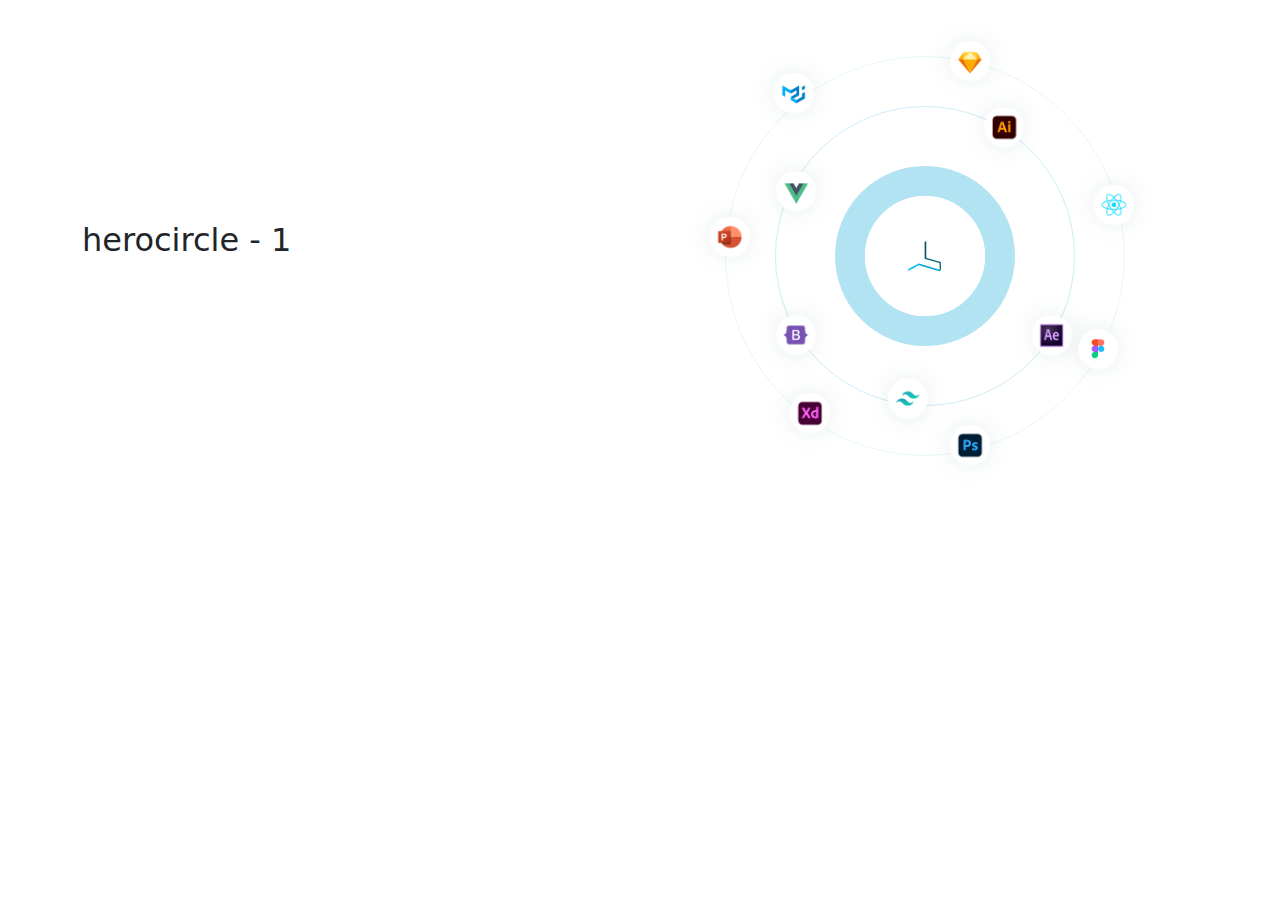
<file: custom-animation-main/custom-animation-main/index.html>
<!DOCTYPE html>
<html lang="en">
  <head>
    <meta charset="UTF-8" />
    <meta http-equiv="X-UA-Compatible" content="IE=edge" />
    <meta name="viewport" content="width=device-width, initial-scale=1.0" />
    <title>Eduverge</title>
    <link rel="stylesheet" href="./assets/css/style.css" />
  </head>
  <body>
    <div class="main">
      <div class="container">
        <div class="row align-items-center">
          <div class="col-lg-6">
            <h2>herocircle - 1</h2>
          </div>
          <div class="col-lg-6">
            <div class="circle">
              <div class="circle-part">
                <div class="circle-center-img-div">
                  <img
                    class="circle-center-img"
                    src="./assets/images/herocircle/logo.png"
                    alt="Main Logo"
                  />
                </div>

                <!-- Inner -->
                <div class="hw-inner animate-spin-slow anim-8s">
                  <div class="hw-inner-item">
                    <img
                      class="animate-rotate-img anim-8s"
                      src="./assets/images/herocircle/ae.png"
                      alt="Adobe After Effects"
                    />
                  </div>
                  <div class="hw-inner-item">
                    <img
                      class="animate-rotate-img anim-8s"
                      src="./assets/images/herocircle/tailwind.png"
                      alt="Tailwind CSS"
                    />
                  </div>
                  <div class="hw-inner-item">
                    <img
                      class="animate-rotate-img anim-8s"
                      src="./assets/images/herocircle/bootstrap.png"
                      alt="Bootstrap"
                    />
                  </div>
                  <div class="hw-inner-item">
                    <img
                      class="animate-rotate-img anim-8s"
                      src="./assets/images/herocircle/vue.png"
                      alt="Vue.js"
                    />
                  </div>
                  <div class="hw-inner-item">
                    <img
                      class="animate-rotate-img anim-8s"
                      src="./assets/images/herocircle/ai.png"
                      alt="Adobe Illustrator"
                    />
                  </div>
                </div>

                <!-- {/* Outer */} -->
                <div class="hw-outer rounded-full animate-spin-slow">
                  <div class="hw-outer-div">
                    <div class="hw-outer-item">
                      <img
                        class="animate-rotate-img"
                        src="./assets/images/herocircle/react.png"
                        alt="React"
                      />
                    </div>
                    <div class="hw-outer-item">
                      <img
                        class="animate-rotate-img"
                        src="./assets/images/herocircle/figma.png"
                        alt="Figma"
                      />
                    </div>
                    <div class="hw-outer-item">
                      <img
                        class="animate-rotate-img"
                        src="./assets/images/herocircle/ps.png"
                        alt="Adobe Photoshop"
                      />
                    </div>
                    <div class="hw-outer-item">
                      <img
                        class="animate-rotate-img"
                        src="./assets/images/herocircle/xd.png"
                        alt="Adobe XD"
                      />
                    </div>
                    <div class="hw-outer-item">
                      <img
                        class="animate-rotate-img"
                        src="./assets/images/herocircle/powerpoint.png"
                        alt="Microsoft PowerPoint"
                      />
                    </div>
                    <div class="hw-outer-item">
                      <img
                        class="animate-rotate-img"
                        src="./assets/images/herocircle/mui.png"
                        alt="Material UI"
                      />
                    </div>
                    <div class="hw-outer-item">
                      <img
                        class="animate-rotate-img"
                        src="./assets/images/herocircle/sketch.png"
                        alt="Sketch"
                      />
                    </div>
                  </div>
                </div>
              </div>
            </div>
          </div>
        </div>
      </div>
    </div>
    <!-- js -->
    <script type="text/javascript" src="./assets/js/jquery-3.6.0.js"></script>
    <script
      type="text/javascript"
      src="./assets/js/bootstrap.bundle.min.js"
    ></script>
    <script
      type="text/javascript"
      src="./assets/plugins/smooth-scroll/smooth-scroll.js"
    ></script>
    <script
      type="text/javascript"
      src="./assets/plugins/slick/slick.min.js"
    ></script>
    <script type="text/javascript" src="./assets/js/hamburger.js"></script>
    <script
      type="text/javascript"
      src="./assets/plugins/mixitup/mixitup.min.js"
    ></script>

    <script type="text/javascript" src="./assets/js/main.js"></script>
  </body>
</html>
</file>
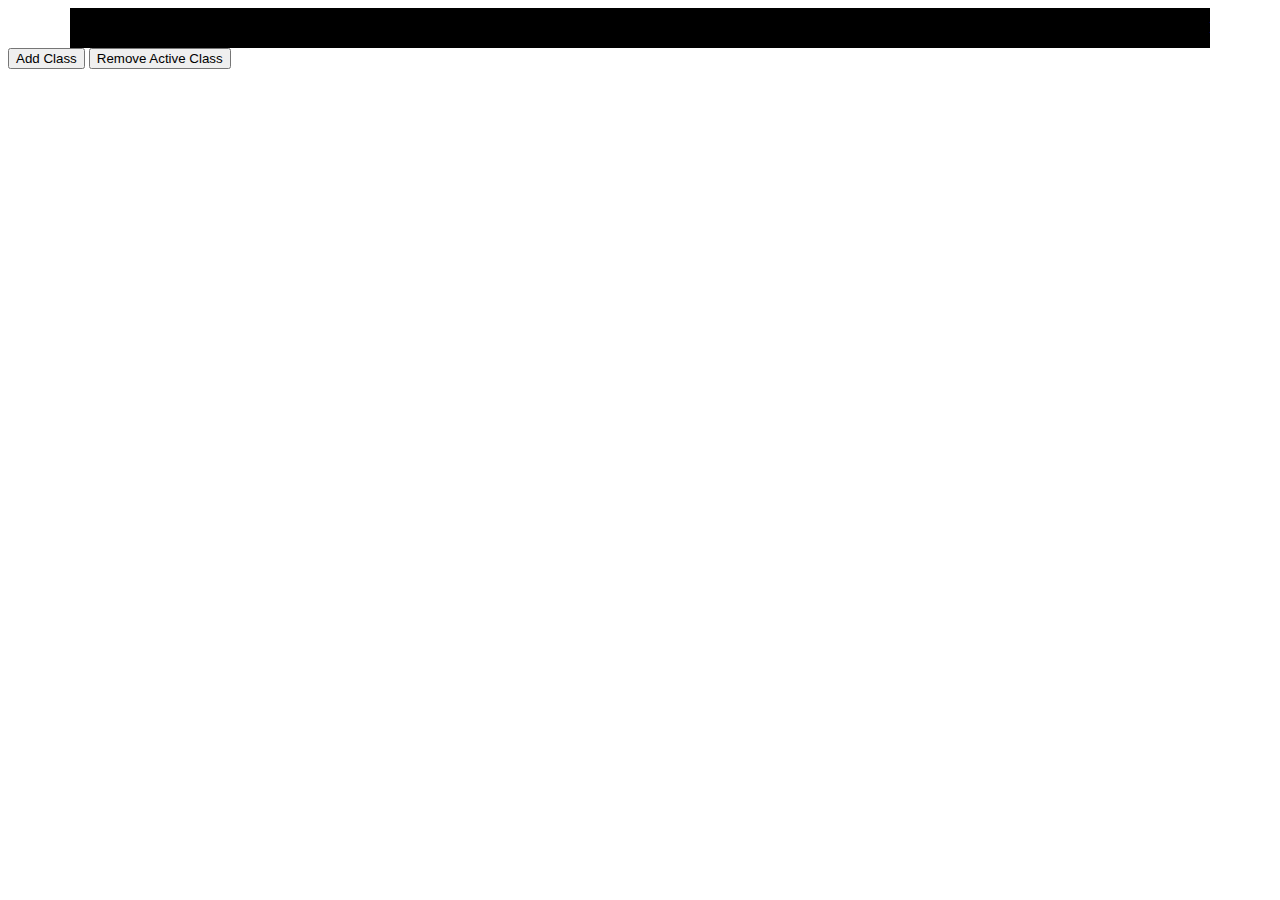
<file: animate-menu.html>
<!DOCTYPE html>
<html>

<head>
    <style>
      .main{
        max-width: 1140px;
        margin: auto;
        overflow: hidden;
        background: #000;
      }

      .element-wrapper{
        display: flex;
        align-items: center;
        justify-content: flex-end;
        gap: 20px;
        color: #fff;
        padding: 20px 0;
        max-width: 100%;
        position: relative;
        background: #000;
      }

      .element{
        white-space: nowrap;
        transition: 0.3s;
        display: block;
        position: absolute;
        transform: translateX(100%);
      }

      .element.active{
        position: static;
        transform: translate(0);
        
      }

    </style>
</head>

<body>
  <div class="main">
    <div class="element-wrapper">
      <div class="element">Element 1</div>
      <div class="element">Element 2</div>
      <div class="element">Element 3</div>
      <div class="element">Element 4</div>
      <div class="element">Element 5</div>
      <div class="element">Element 6</div>
      <div class="element">Element 7</div>
      <div class="element">Element 8</div>
      <div class="element">Element 9</div>
      <div class="element">Element 10</div>
    </div>
  </div>

    <button id="addClassBtn">Add Class</button>
    <button id="removeActiveBtn">Remove Active Class</button>

    <script>
        window.addEventListener('DOMContentLoaded', function () {
            var elements = document.querySelectorAll('.element');
            var addClassBtn = document.getElementById('addClassBtn');
            var removeActiveBtn = document.getElementById('removeActiveBtn');
            var intervalId;

            function addActiveClassWithInterval() {
                var activeIndex = 0;
                intervalId = setInterval(function () {
                    elements[activeIndex].classList.add('active');
                    activeIndex = (activeIndex + 1) % elements.length;
                }, 1000);
            }

            function stopInterval() {
                clearInterval(intervalId);
            }

            function removeActiveClass() {
                elements.forEach(function (element) {
                    element.classList.remove('active');
                });
            }

            addClassBtn.addEventListener('click', addActiveClassWithInterval);
            removeActiveBtn.addEventListener('click', function () {
                stopInterval();
                removeActiveClass();
            });
        });
    </script>
</body>

</html>
</file>
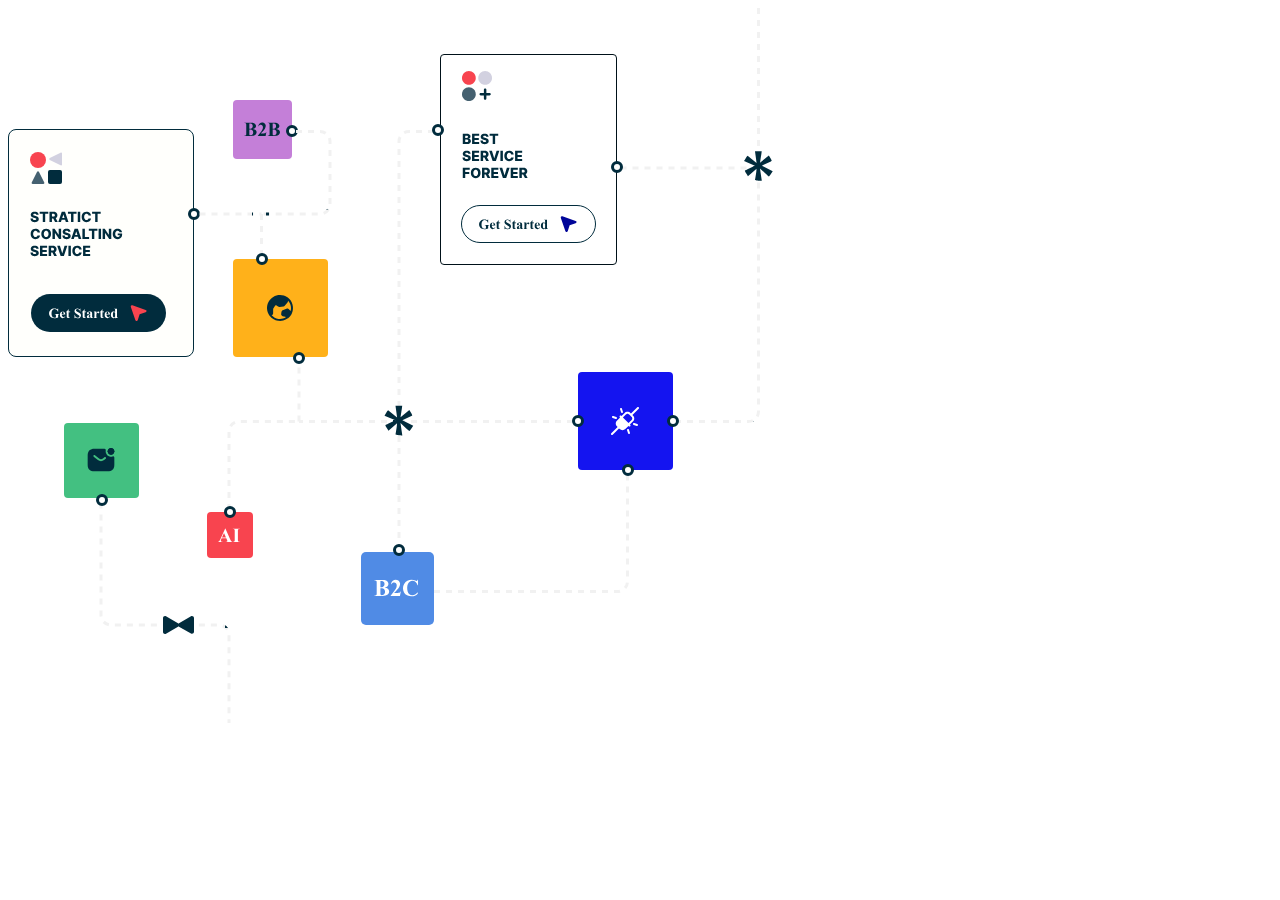
<file: banner.html>
<!DOCTYPE html>
<html lang="en">
<head>
  <meta charset="UTF-8">
  <meta http-equiv="X-UA-Compatible" content="IE=edge">
  <meta name="viewport" content="width=device-width, initial-scale=1.0">
  <title>Document</title>

  <style>
    .animate {
      stroke-dasharray: 1000;
      stroke-dashoffset: 1000;
      pointer-events: none;
      animation: animateDash 3s linear forwards infinite;
    }
    @keyframes animateDash {
      to {
        stroke-dashoffset: 0;
      }
    }
  </style>
</head>
<body>
  <svg width="768" height="716" viewBox="0 0 768 716" fill="none" xmlns="http://www.w3.org/2000/svg">
    <rect x="225" y="92" width="59" height="59" rx="4" fill="#C47FD8"/>
    <path d="M244.896 120.979C246.153 121.271 247.035 121.626 247.543 122.043C248.272 122.635 248.637 123.404 248.637 124.348C248.637 125.344 248.236 126.167 247.436 126.818C246.452 127.606 245.023 128 243.148 128H236.42V127.639C237.032 127.639 237.445 127.583 237.66 127.473C237.882 127.355 238.035 127.206 238.119 127.023C238.21 126.841 238.256 126.392 238.256 125.676V117.082C238.256 116.366 238.21 115.917 238.119 115.734C238.035 115.546 237.882 115.396 237.66 115.285C237.439 115.174 237.025 115.119 236.42 115.119V114.758H242.768C244.285 114.758 245.359 114.895 245.99 115.168C246.622 115.435 247.12 115.839 247.484 116.379C247.849 116.913 248.031 117.482 248.031 118.088C248.031 118.726 247.8 119.296 247.338 119.797C246.876 120.292 246.062 120.686 244.896 120.979ZM241.342 120.715C242.266 120.715 242.947 120.611 243.383 120.402C243.826 120.194 244.164 119.901 244.398 119.523C244.633 119.146 244.75 118.664 244.75 118.078C244.75 117.492 244.633 117.014 244.398 116.643C244.171 116.265 243.842 115.979 243.412 115.783C242.982 115.588 242.292 115.493 241.342 115.5V120.715ZM241.342 121.477V125.725L241.332 126.213C241.332 126.564 241.42 126.831 241.596 127.014C241.778 127.189 242.045 127.277 242.396 127.277C242.917 127.277 243.396 127.163 243.832 126.936C244.275 126.701 244.613 126.366 244.848 125.93C245.082 125.487 245.199 124.995 245.199 124.455C245.199 123.837 245.056 123.283 244.77 122.795C244.483 122.3 244.089 121.955 243.588 121.76C243.087 121.564 242.338 121.47 241.342 121.477ZM257.621 128H249.828V127.785C252.217 124.94 253.666 123.026 254.174 122.043C254.688 121.06 254.945 120.1 254.945 119.162C254.945 118.479 254.734 117.912 254.311 117.463C253.887 117.007 253.37 116.779 252.758 116.779C251.755 116.779 250.977 117.281 250.424 118.283L250.062 118.156C250.414 116.906 250.948 115.982 251.664 115.383C252.38 114.784 253.207 114.484 254.145 114.484C254.815 114.484 255.427 114.641 255.98 114.953C256.534 115.266 256.967 115.695 257.279 116.242C257.592 116.783 257.748 117.29 257.748 117.766C257.748 118.632 257.507 119.51 257.025 120.402C256.368 121.607 254.932 123.286 252.719 125.441H255.58C256.283 125.441 256.739 125.412 256.947 125.354C257.162 125.295 257.338 125.197 257.475 125.061C257.611 124.917 257.79 124.621 258.012 124.172H258.363L257.621 128ZM268.236 120.979C269.493 121.271 270.375 121.626 270.883 122.043C271.612 122.635 271.977 123.404 271.977 124.348C271.977 125.344 271.576 126.167 270.775 126.818C269.792 127.606 268.363 128 266.488 128H259.76V127.639C260.372 127.639 260.785 127.583 261 127.473C261.221 127.355 261.374 127.206 261.459 127.023C261.55 126.841 261.596 126.392 261.596 125.676V117.082C261.596 116.366 261.55 115.917 261.459 115.734C261.374 115.546 261.221 115.396 261 115.285C260.779 115.174 260.365 115.119 259.76 115.119V114.758H266.107C267.624 114.758 268.699 114.895 269.33 115.168C269.962 115.435 270.46 115.839 270.824 116.379C271.189 116.913 271.371 117.482 271.371 118.088C271.371 118.726 271.14 119.296 270.678 119.797C270.215 120.292 269.402 120.686 268.236 120.979ZM264.682 120.715C265.606 120.715 266.286 120.611 266.723 120.402C267.165 120.194 267.504 119.901 267.738 119.523C267.973 119.146 268.09 118.664 268.09 118.078C268.09 117.492 267.973 117.014 267.738 116.643C267.51 116.265 267.182 115.979 266.752 115.783C266.322 115.588 265.632 115.493 264.682 115.5V120.715ZM264.682 121.477V125.725L264.672 126.213C264.672 126.564 264.76 126.831 264.936 127.014C265.118 127.189 265.385 127.277 265.736 127.277C266.257 127.277 266.736 127.163 267.172 126.936C267.615 126.701 267.953 126.366 268.188 125.93C268.422 125.487 268.539 124.995 268.539 124.455C268.539 123.837 268.396 123.283 268.109 122.795C267.823 122.3 267.429 121.955 266.928 121.76C266.426 121.564 265.678 121.47 264.682 121.477Z" fill="#012C3D"/>
    <rect x="0.5" y="121.5" width="185" height="227" rx="7.5" fill="#FFFFFC"/>
    <circle cx="30" cy="152" r="8" fill="#F8444F"/>
    <rect x="40" y="162" width="14" height="14" rx="2" fill="#012C3D"/>
    <path d="M23.7236 174.553L29.1056 163.789C29.4741 163.052 30.5259 163.052 30.8944 163.789L36.2764 174.553C36.6088 175.218 36.1253 176 35.382 176H24.618C23.8747 176 23.3912 175.218 23.7236 174.553Z" fill="#456170"/>
    <path d="M52.5528 157.276L41.7889 151.894C41.0518 151.526 41.0518 150.474 41.7889 150.106L52.5528 144.724C53.2177 144.391 54 144.875 54 145.618L54 156.382C54 157.125 53.2177 157.609 52.5528 157.276Z" fill="#D2D1E0"/>
    <path d="M28.2741 206.871C28.241 206.506 28.0935 206.223 27.8317 206.021C27.5732 205.815 27.2036 205.712 26.723 205.712C26.4048 205.712 26.1397 205.754 25.9276 205.837C25.7154 205.92 25.5563 206.034 25.4503 206.18C25.3442 206.322 25.2895 206.486 25.2862 206.672C25.2796 206.824 25.3094 206.959 25.3757 207.075C25.4453 207.191 25.5447 207.293 25.674 207.383C25.8066 207.469 25.9657 207.545 26.1513 207.612C26.3369 207.678 26.5457 207.736 26.7777 207.786L27.6527 207.984C28.1565 208.094 28.6006 208.24 28.9851 208.422C29.3729 208.604 29.6977 208.821 29.9595 209.073C30.2247 209.325 30.4252 209.615 30.5611 209.943C30.697 210.271 30.7666 210.639 30.7699 211.047C30.7666 211.69 30.6042 212.242 30.2827 212.702C29.9612 213.163 29.4988 213.516 28.8956 213.761C28.2957 214.007 27.5715 214.129 26.723 214.129C25.8712 214.129 25.1288 214.002 24.4957 213.746C23.8627 213.491 23.3705 213.103 23.0192 212.583C22.6679 212.063 22.4872 211.405 22.4773 210.609H24.8338C24.8537 210.938 24.9415 211.211 25.0973 211.43C25.2531 211.648 25.4669 211.814 25.7386 211.927C26.0137 212.04 26.3319 212.096 26.6932 212.096C27.0246 212.096 27.3063 212.051 27.5384 211.962C27.7737 211.872 27.9543 211.748 28.0803 211.589C28.2062 211.43 28.2708 211.247 28.2741 211.042C28.2708 210.85 28.2112 210.686 28.0952 210.55C27.9792 210.411 27.8002 210.291 27.5582 210.192C27.3196 210.089 27.0147 209.995 26.6435 209.908L25.5795 209.66C24.6979 209.458 24.0036 209.131 23.4964 208.68C22.9893 208.226 22.7375 207.613 22.7408 206.841C22.7375 206.211 22.9065 205.659 23.2479 205.185C23.5893 204.711 24.0616 204.342 24.6648 204.077C25.268 203.812 25.9557 203.679 26.728 203.679C27.5168 203.679 28.2012 203.813 28.7812 204.082C29.3646 204.347 29.817 204.72 30.1385 205.2C30.46 205.681 30.6241 206.238 30.6307 206.871H28.2741ZM31.6797 205.817V203.818H40.2855V205.817H37.1982V214H34.772V205.817H31.6797ZM41.4874 214V203.818H45.6934C46.4557 203.818 47.1136 203.956 47.6671 204.231C48.2239 204.503 48.6531 204.894 48.9547 205.404C49.2563 205.911 49.4071 206.513 49.4071 207.209C49.4071 207.915 49.253 208.515 48.9448 209.009C48.6365 209.499 48.199 209.874 47.6323 210.132C47.0655 210.387 46.3944 210.515 45.6188 210.515H42.959V208.576H45.1614C45.5326 208.576 45.8425 208.528 46.0911 208.432C46.343 208.332 46.5336 208.183 46.6628 207.984C46.7921 207.782 46.8567 207.524 46.8567 207.209C46.8567 206.894 46.7921 206.634 46.6628 206.428C46.5336 206.219 46.343 206.064 46.0911 205.961C45.8392 205.855 45.5293 205.802 45.1614 205.802H43.9483V214H41.4874ZM47.2196 209.347L49.7551 214H47.0705L44.5847 209.347H47.2196ZM52.9593 214H50.3145L53.7498 203.818H57.0261L60.4615 214H57.8166L55.4252 206.384H55.3457L52.9593 214ZM52.6064 209.993H58.1348V211.862H52.6064V209.993ZM59.9531 205.817V203.818H68.5589V205.817H65.4716V214H63.0455V205.817H59.9531ZM72.2218 203.818V214H69.7608V203.818H72.2218ZM83.0089 207.507H80.5231C80.4899 207.252 80.422 207.022 80.3192 206.816C80.2165 206.611 80.0806 206.435 79.9116 206.289C79.7425 206.143 79.542 206.032 79.31 205.956C79.0813 205.876 78.8278 205.837 78.5494 205.837C78.0555 205.837 77.6296 205.958 77.2717 206.2C76.917 206.442 76.6436 206.791 76.4513 207.249C76.2624 207.706 76.168 208.259 76.168 208.909C76.168 209.585 76.2641 210.152 76.4563 210.609C76.6519 211.063 76.9253 211.406 77.2766 211.638C77.6313 211.867 78.0505 211.982 78.5344 211.982C78.8062 211.982 79.0531 211.947 79.2752 211.877C79.5006 211.808 79.6978 211.706 79.8668 211.574C80.0392 211.438 80.18 211.274 80.2894 211.082C80.4021 210.886 80.48 210.666 80.5231 210.42L83.0089 210.435C82.9658 210.886 82.8349 211.33 82.6161 211.768C82.4007 212.205 82.104 212.605 81.7262 212.966C81.3484 213.324 80.8877 213.609 80.3441 213.821C79.8039 214.033 79.1841 214.139 78.4847 214.139C77.5633 214.139 76.738 213.937 76.0089 213.533C75.283 213.125 74.7096 212.532 74.2887 211.753C73.8678 210.974 73.6573 210.026 73.6573 208.909C73.6573 207.789 73.8711 206.839 74.2987 206.06C74.7262 205.281 75.3046 204.69 76.0337 204.286C76.7629 203.881 77.5799 203.679 78.4847 203.679C79.1012 203.679 79.6713 203.765 80.195 203.938C80.7186 204.107 81.1793 204.355 81.5771 204.683C81.9748 205.008 82.2979 205.407 82.5465 205.881C82.7951 206.355 82.9492 206.897 83.0089 207.507ZM84.084 205.817V203.818H92.6898V205.817H89.6025V214H87.1763V205.817H84.084ZM32.0128 224.507H29.527C29.4938 224.252 29.4259 224.022 29.3232 223.816C29.2204 223.611 29.0845 223.435 28.9155 223.289C28.7464 223.143 28.5459 223.032 28.3139 222.956C28.0852 222.876 27.8317 222.837 27.5533 222.837C27.0594 222.837 26.6335 222.958 26.2756 223.2C25.9209 223.442 25.6475 223.791 25.4553 224.249C25.2663 224.706 25.1719 225.259 25.1719 225.909C25.1719 226.585 25.268 227.152 25.4602 227.609C25.6558 228.063 25.9292 228.406 26.2805 228.638C26.6352 228.867 27.0545 228.982 27.5384 228.982C27.8101 228.982 28.0571 228.947 28.2791 228.877C28.5045 228.808 28.7017 228.706 28.8707 228.574C29.0431 228.438 29.1839 228.274 29.2933 228.082C29.406 227.886 29.4839 227.666 29.527 227.42L32.0128 227.435C31.9697 227.886 31.8388 228.33 31.62 228.768C31.4046 229.205 31.108 229.605 30.7301 229.966C30.3523 230.324 29.8916 230.609 29.348 230.821C28.8078 231.033 28.188 231.139 27.4886 231.139C26.5672 231.139 25.742 230.937 25.0128 230.533C24.2869 230.125 23.7135 229.532 23.2926 228.753C22.8717 227.974 22.6612 227.026 22.6612 225.909C22.6612 224.789 22.875 223.839 23.3026 223.06C23.7301 222.281 24.3085 221.69 25.0376 221.286C25.7668 220.881 26.5838 220.679 27.4886 220.679C28.1051 220.679 28.6752 220.765 29.1989 220.938C29.7225 221.107 30.1832 221.355 30.581 221.683C30.9787 222.008 31.3018 222.407 31.5504 222.881C31.799 223.355 31.9531 223.897 32.0128 224.507ZM43.0311 225.909C43.0311 227.029 42.8156 227.979 42.3848 228.758C41.9539 229.537 41.3706 230.128 40.6348 230.533C39.9023 230.937 39.0803 231.139 38.1689 231.139C37.2541 231.139 36.4305 230.935 35.698 230.528C34.9655 230.12 34.3838 229.528 33.9529 228.753C33.5254 227.974 33.3116 227.026 33.3116 225.909C33.3116 224.789 33.5254 223.839 33.9529 223.06C34.3838 222.281 34.9655 221.69 35.698 221.286C36.4305 220.881 37.2541 220.679 38.1689 220.679C39.0803 220.679 39.9023 220.881 40.6348 221.286C41.3706 221.69 41.9539 222.281 42.3848 223.06C42.8156 223.839 43.0311 224.789 43.0311 225.909ZM40.5154 225.909C40.5154 225.246 40.421 224.686 40.2321 224.229C40.0465 223.771 39.778 223.425 39.4267 223.19C39.0787 222.954 38.6594 222.837 38.1689 222.837C37.6816 222.837 37.2624 222.954 36.911 223.19C36.5597 223.425 36.2896 223.771 36.1007 224.229C35.9151 224.686 35.8223 225.246 35.8223 225.909C35.8223 226.572 35.9151 227.132 36.1007 227.589C36.2896 228.047 36.5597 228.393 36.911 228.629C37.2624 228.864 37.6816 228.982 38.1689 228.982C38.6594 228.982 39.0787 228.864 39.4267 228.629C39.778 228.393 40.0465 228.047 40.2321 227.589C40.421 227.132 40.5154 226.572 40.5154 225.909ZM53.1333 220.818V231H51.0453L46.9934 225.124H46.9288V231H44.4679V220.818H46.5858L50.5929 226.685H50.6774V220.818H53.1333ZM60.1843 223.871C60.1512 223.506 60.0037 223.223 59.7418 223.021C59.4833 222.815 59.1138 222.712 58.6332 222.712C58.315 222.712 58.0498 222.754 57.8377 222.837C57.6256 222.92 57.4665 223.034 57.3604 223.18C57.2544 223.322 57.1997 223.486 57.1964 223.672C57.1897 223.824 57.2196 223.959 57.2859 224.075C57.3555 224.191 57.4549 224.293 57.5842 224.383C57.7167 224.469 57.8758 224.545 58.0614 224.612C58.247 224.678 58.4558 224.736 58.6879 224.786L59.5629 224.984C60.0666 225.094 60.5108 225.24 60.8952 225.422C61.283 225.604 61.6078 225.821 61.8697 226.073C62.1348 226.325 62.3353 226.615 62.4712 226.943C62.6071 227.271 62.6767 227.639 62.68 228.047C62.6767 228.69 62.5143 229.242 62.1928 229.702C61.8713 230.163 61.409 230.516 60.8058 230.761C60.2058 231.007 59.4817 231.129 58.6332 231.129C57.7814 231.129 57.0389 231.002 56.4059 230.746C55.7728 230.491 55.2807 230.103 54.9293 229.583C54.578 229.063 54.3974 228.405 54.3874 227.609H56.744C56.7638 227.938 56.8517 228.211 57.0075 228.43C57.1632 228.648 57.377 228.814 57.6488 228.927C57.9239 229.04 58.2421 229.096 58.6033 229.096C58.9348 229.096 59.2165 229.051 59.4485 228.962C59.6838 228.872 59.8645 228.748 59.9904 228.589C60.1164 228.43 60.181 228.247 60.1843 228.042C60.181 227.85 60.1213 227.686 60.0053 227.55C59.8893 227.411 59.7103 227.291 59.4684 227.192C59.2298 227.089 58.9248 226.995 58.5536 226.908L57.4897 226.66C56.6081 226.458 55.9137 226.131 55.4066 225.68C54.8995 225.226 54.6476 224.613 54.6509 223.841C54.6476 223.211 54.8166 222.659 55.158 222.185C55.4994 221.711 55.9717 221.342 56.5749 221.077C57.1781 220.812 57.8659 220.679 58.6381 220.679C59.427 220.679 60.1114 220.813 60.6914 221.082C61.2747 221.347 61.7272 221.72 62.0487 222.2C62.3701 222.681 62.5342 223.238 62.5408 223.871H60.1843ZM65.8109 231H63.166L66.6014 220.818H69.8777L73.313 231H70.6681L68.2768 223.384H68.1973L65.8109 231ZM65.4579 226.993H70.9863V228.862H65.4579V226.993ZM74.4093 231V220.818H76.8702V229.001H81.106V231H74.4093ZM80.8027 222.817V220.818H89.4086V222.817H86.3212V231H83.8951V222.817H80.8027ZM93.0714 220.818V231H90.6104V220.818H93.0714ZM103.282 220.818V231H101.194L97.1419 225.124H97.0772V231H94.6163V220.818H96.7342L100.741 226.685H100.826V220.818H103.282ZM111.511 224.144C111.455 223.935 111.372 223.751 111.262 223.592C111.153 223.43 111.019 223.292 110.86 223.18C110.701 223.067 110.518 222.982 110.313 222.926C110.107 222.866 109.882 222.837 109.637 222.837C109.143 222.837 108.715 222.956 108.354 223.195C107.996 223.433 107.719 223.781 107.524 224.239C107.328 224.693 107.23 225.245 107.23 225.894C107.23 226.547 107.325 227.104 107.514 227.565C107.703 228.025 107.976 228.377 108.334 228.619C108.692 228.861 109.126 228.982 109.637 228.982C110.087 228.982 110.469 228.909 110.78 228.763C111.095 228.614 111.334 228.403 111.496 228.131C111.658 227.86 111.74 227.54 111.74 227.172L112.197 227.227H109.721V225.432H114.111V226.779C114.111 227.691 113.917 228.471 113.529 229.121C113.145 229.77 112.615 230.269 111.939 230.617C111.266 230.965 110.492 231.139 109.617 231.139C108.646 231.139 107.792 230.929 107.056 230.508C106.321 230.087 105.747 229.487 105.336 228.708C104.925 227.926 104.72 226.998 104.72 225.924C104.72 225.089 104.844 224.348 105.093 223.702C105.341 223.052 105.688 222.502 106.132 222.051C106.579 221.6 107.096 221.259 107.683 221.027C108.273 220.795 108.908 220.679 109.587 220.679C110.177 220.679 110.725 220.763 111.233 220.933C111.743 221.102 112.194 221.34 112.585 221.648C112.979 221.957 113.299 222.323 113.544 222.747C113.79 223.171 113.942 223.637 114.002 224.144H111.511ZM28.2741 240.871C28.241 240.506 28.0935 240.223 27.8317 240.021C27.5732 239.815 27.2036 239.712 26.723 239.712C26.4048 239.712 26.1397 239.754 25.9276 239.837C25.7154 239.92 25.5563 240.034 25.4503 240.18C25.3442 240.322 25.2895 240.486 25.2862 240.672C25.2796 240.824 25.3094 240.959 25.3757 241.075C25.4453 241.191 25.5447 241.293 25.674 241.383C25.8066 241.469 25.9657 241.545 26.1513 241.612C26.3369 241.678 26.5457 241.736 26.7777 241.786L27.6527 241.984C28.1565 242.094 28.6006 242.24 28.9851 242.422C29.3729 242.604 29.6977 242.821 29.9595 243.073C30.2247 243.325 30.4252 243.615 30.5611 243.943C30.697 244.271 30.7666 244.639 30.7699 245.047C30.7666 245.69 30.6042 246.242 30.2827 246.702C29.9612 247.163 29.4988 247.516 28.8956 247.761C28.2957 248.007 27.5715 248.129 26.723 248.129C25.8712 248.129 25.1288 248.002 24.4957 247.746C23.8627 247.491 23.3705 247.103 23.0192 246.583C22.6679 246.063 22.4872 245.405 22.4773 244.609H24.8338C24.8537 244.938 24.9415 245.211 25.0973 245.43C25.2531 245.648 25.4669 245.814 25.7386 245.927C26.0137 246.04 26.3319 246.096 26.6932 246.096C27.0246 246.096 27.3063 246.051 27.5384 245.962C27.7737 245.872 27.9543 245.748 28.0803 245.589C28.2062 245.43 28.2708 245.247 28.2741 245.042C28.2708 244.85 28.2112 244.686 28.0952 244.55C27.9792 244.411 27.8002 244.291 27.5582 244.192C27.3196 244.089 27.0147 243.995 26.6435 243.908L25.5795 243.66C24.6979 243.458 24.0036 243.131 23.4964 242.68C22.9893 242.226 22.7375 241.613 22.7408 240.841C22.7375 240.211 22.9065 239.659 23.2479 239.185C23.5893 238.711 24.0616 238.342 24.6648 238.077C25.268 237.812 25.9557 237.679 26.728 237.679C27.5168 237.679 28.2012 237.813 28.7812 238.082C29.3646 238.347 29.817 238.72 30.1385 239.2C30.46 239.681 30.6241 240.238 30.6307 240.871H28.2741ZM32.0128 248V237.818H39.1122V239.817H34.4737V241.905H38.7493V243.908H34.4737V246.001H39.1122V248H32.0128ZM40.6534 248V237.818H44.8594C45.6217 237.818 46.2796 237.956 46.8331 238.231C47.3899 238.503 47.8191 238.894 48.1207 239.404C48.4223 239.911 48.5732 240.513 48.5732 241.209C48.5732 241.915 48.419 242.515 48.1108 243.009C47.8026 243.499 47.3651 243.874 46.7983 244.132C46.2315 244.387 45.5604 244.515 44.7848 244.515H42.125V242.576H44.3274C44.6986 242.576 45.0085 242.528 45.2571 242.432C45.509 242.332 45.6996 242.183 45.8288 241.984C45.9581 241.782 46.0227 241.524 46.0227 241.209C46.0227 240.894 45.9581 240.634 45.8288 240.428C45.6996 240.219 45.509 240.064 45.2571 239.961C45.0052 239.855 44.6953 239.802 44.3274 239.802H43.1143V248H40.6534ZM46.3857 243.347L48.9212 248H46.2365L43.7507 243.347H46.3857ZM51.9339 237.818L54.2109 245.276H54.2955L56.5724 237.818H59.3267L55.8913 248H52.6151L49.1797 237.818H51.9339ZM62.8839 237.818V248H60.4229V237.818H62.8839ZM73.671 241.507H71.1852C71.152 241.252 71.0841 241.022 70.9814 240.816C70.8786 240.611 70.7427 240.435 70.5737 240.289C70.4047 240.143 70.2041 240.032 69.9721 239.956C69.7434 239.876 69.4899 239.837 69.2115 239.837C68.7176 239.837 68.2917 239.958 67.9338 240.2C67.5791 240.442 67.3057 240.791 67.1135 241.249C66.9245 241.706 66.8301 242.259 66.8301 242.909C66.8301 243.585 66.9262 244.152 67.1184 244.609C67.314 245.063 67.5874 245.406 67.9387 245.638C68.2934 245.867 68.7127 245.982 69.1966 245.982C69.4683 245.982 69.7153 245.947 69.9373 245.877C70.1627 245.808 70.3599 245.706 70.5289 245.574C70.7013 245.438 70.8422 245.274 70.9515 245.082C71.0642 244.886 71.1421 244.666 71.1852 244.42L73.671 244.435C73.6279 244.886 73.497 245.33 73.2782 245.768C73.0628 246.205 72.7662 246.605 72.3883 246.966C72.0105 247.324 71.5498 247.609 71.0062 247.821C70.466 248.033 69.8462 248.139 69.1468 248.139C68.2254 248.139 67.4002 247.937 66.671 247.533C65.9451 247.125 65.3717 246.532 64.9508 245.753C64.5299 244.974 64.3194 244.026 64.3194 242.909C64.3194 241.789 64.5332 240.839 64.9608 240.06C65.3883 239.281 65.9667 238.69 66.6958 238.286C67.425 237.881 68.242 237.679 69.1468 237.679C69.7633 237.679 70.3334 237.765 70.8571 237.938C71.3807 238.107 71.8414 238.355 72.2392 238.683C72.6369 239.008 72.9601 239.407 73.2086 239.881C73.4572 240.355 73.6113 240.897 73.671 241.507ZM75.0792 248V237.818H82.1786V239.817H77.5401V241.905H81.8157V243.908H77.5401V246.001H82.1786V248H75.0792Z" fill="#012C3D"/>
    <rect x="23" y="286" width="135" height="38" rx="19" fill="#012C3D"/>
    <path d="M50.1592 300.519V303.786H49.9062C49.6009 302.893 49.1429 302.214 48.5322 301.749C47.9215 301.284 47.2539 301.052 46.5293 301.052C45.8366 301.052 45.2601 301.248 44.7998 301.64C44.3395 302.027 44.0137 302.569 43.8223 303.267C43.6309 303.964 43.5352 304.679 43.5352 305.413C43.5352 306.302 43.64 307.081 43.8496 307.751C44.0592 308.421 44.3965 308.913 44.8613 309.228C45.3307 309.542 45.8867 309.699 46.5293 309.699C46.7526 309.699 46.9805 309.676 47.2129 309.631C47.4499 309.581 47.6914 309.51 47.9375 309.419V307.491C47.9375 307.127 47.9124 306.892 47.8623 306.787C47.8122 306.678 47.7074 306.58 47.5479 306.493C47.3929 306.407 47.2038 306.363 46.9805 306.363H46.7412V306.11H51.2461V306.363C50.9043 306.386 50.665 306.434 50.5283 306.507C50.3962 306.575 50.2936 306.691 50.2207 306.855C50.1797 306.942 50.1592 307.154 50.1592 307.491V309.419C49.5667 309.683 48.9492 309.882 48.3066 310.014C47.6686 310.15 47.0055 310.219 46.3174 310.219C45.4378 310.219 44.7064 310.1 44.123 309.863C43.5443 309.622 43.0316 309.307 42.585 308.92C42.1429 308.528 41.7965 308.088 41.5459 307.601C41.2269 306.972 41.0674 306.268 41.0674 305.488C41.0674 304.094 41.5573 302.916 42.5371 301.954C43.5169 300.993 44.7497 300.512 46.2354 300.512C46.6956 300.512 47.1104 300.548 47.4795 300.621C47.68 300.658 48.0036 300.762 48.4502 300.936C48.9014 301.104 49.168 301.188 49.25 301.188C49.3776 301.188 49.4961 301.143 49.6055 301.052C49.7148 300.956 49.8151 300.778 49.9062 300.519H50.1592ZM57.2822 306.575H53.7754C53.8164 307.423 54.042 308.093 54.4521 308.585C54.7666 308.963 55.1449 309.152 55.5869 309.152C55.8604 309.152 56.1087 309.077 56.332 308.927C56.5553 308.772 56.7946 308.496 57.0498 308.1L57.2822 308.25C56.9359 308.956 56.5531 309.458 56.1338 309.754C55.7145 310.046 55.2292 310.191 54.6777 310.191C53.7298 310.191 53.012 309.827 52.5244 309.098C52.1325 308.51 51.9365 307.781 51.9365 306.91C51.9365 305.844 52.2236 304.996 52.7979 304.367C53.3766 303.734 54.0534 303.417 54.8281 303.417C55.4753 303.417 56.0358 303.684 56.5098 304.217C56.9883 304.745 57.2458 305.532 57.2822 306.575ZM55.6006 306.117C55.6006 305.383 55.5596 304.88 55.4775 304.606C55.4001 304.333 55.277 304.126 55.1084 303.984C55.0127 303.902 54.8851 303.861 54.7256 303.861C54.4886 303.861 54.2949 303.978 54.1445 304.21C53.8757 304.616 53.7412 305.172 53.7412 305.878V306.117H55.6006ZM60.625 301.271V303.608H62.1426V304.285H60.625V308.229C60.625 308.599 60.641 308.838 60.6729 308.947C60.7093 309.052 60.7708 309.139 60.8574 309.207C60.944 309.271 61.0238 309.303 61.0967 309.303C61.3929 309.303 61.6732 309.077 61.9375 308.626L62.1426 308.776C61.7734 309.651 61.1742 310.089 60.3447 310.089C59.9391 310.089 59.5951 309.977 59.3125 309.754C59.0345 309.526 58.8568 309.273 58.7793 308.995C58.7337 308.84 58.7109 308.421 58.7109 307.737V304.285H57.877V304.046C58.4512 303.64 58.9388 303.214 59.3398 302.768C59.7454 302.321 60.0986 301.822 60.3994 301.271H60.625ZM72.3555 300.519L72.4307 303.608H72.1504C72.0182 302.834 71.6924 302.212 71.1729 301.742C70.6579 301.268 70.0996 301.031 69.498 301.031C69.0332 301.031 68.6641 301.157 68.3906 301.407C68.1217 301.653 67.9873 301.938 67.9873 302.262C67.9873 302.467 68.0352 302.649 68.1309 302.809C68.263 303.023 68.4749 303.235 68.7666 303.444C68.9808 303.595 69.4753 303.861 70.25 304.244C71.3346 304.777 72.0661 305.281 72.4443 305.755C72.818 306.229 73.0049 306.771 73.0049 307.382C73.0049 308.157 72.7018 308.824 72.0957 309.385C71.4941 309.941 70.7285 310.219 69.7988 310.219C69.5072 310.219 69.2314 310.189 68.9717 310.13C68.7119 310.071 68.3861 309.959 67.9941 309.795C67.7754 309.704 67.5954 309.658 67.4541 309.658C67.3356 309.658 67.2103 309.704 67.0781 309.795C66.946 309.886 66.8389 310.025 66.7568 310.212H66.5039V306.712H66.7568C66.9574 307.696 67.3424 308.448 67.9121 308.968C68.4863 309.483 69.1038 309.74 69.7646 309.74C70.2751 309.74 70.6807 309.601 70.9814 309.323C71.2868 309.045 71.4395 308.722 71.4395 308.353C71.4395 308.134 71.3802 307.922 71.2617 307.717C71.1478 307.512 70.9723 307.318 70.7354 307.136C70.4984 306.949 70.0791 306.707 69.4775 306.411C68.6344 305.996 68.0283 305.643 67.6592 305.352C67.29 305.06 67.0052 304.734 66.8047 304.374C66.6087 304.014 66.5107 303.618 66.5107 303.185C66.5107 302.446 66.7819 301.817 67.3242 301.298C67.8665 300.778 68.5501 300.519 69.375 300.519C69.6758 300.519 69.9674 300.555 70.25 300.628C70.4642 300.683 70.724 300.785 71.0293 300.936C71.3392 301.081 71.5557 301.154 71.6787 301.154C71.7972 301.154 71.8906 301.118 71.959 301.045C72.0273 300.972 72.0911 300.797 72.1504 300.519H72.3555ZM76.5801 301.271V303.608H78.0977V304.285H76.5801V308.229C76.5801 308.599 76.596 308.838 76.6279 308.947C76.6644 309.052 76.7259 309.139 76.8125 309.207C76.8991 309.271 76.9788 309.303 77.0518 309.303C77.348 309.303 77.6283 309.077 77.8926 308.626L78.0977 308.776C77.7285 309.651 77.1292 310.089 76.2998 310.089C75.8942 310.089 75.5501 309.977 75.2676 309.754C74.9896 309.526 74.8118 309.273 74.7344 308.995C74.6888 308.84 74.666 308.421 74.666 307.737V304.285H73.832V304.046C74.4062 303.64 74.8939 303.214 75.2949 302.768C75.7005 302.321 76.0537 301.822 76.3545 301.271H76.5801ZM82.2334 309.057C81.4541 309.745 80.7546 310.089 80.1348 310.089C79.7702 310.089 79.4671 309.97 79.2256 309.733C78.984 309.492 78.8633 309.191 78.8633 308.831C78.8633 308.343 79.0729 307.906 79.4922 307.519C79.9115 307.127 80.8252 306.607 82.2334 305.96V305.317C82.2334 304.834 82.2061 304.531 82.1514 304.408C82.1012 304.281 82.0033 304.171 81.8574 304.08C81.7116 303.984 81.5475 303.937 81.3652 303.937C81.069 303.937 80.8252 304.003 80.6338 304.135C80.5153 304.217 80.4561 304.312 80.4561 304.422C80.4561 304.518 80.5199 304.636 80.6475 304.777C80.8206 304.973 80.9072 305.162 80.9072 305.345C80.9072 305.568 80.8229 305.759 80.6543 305.919C80.4902 306.074 80.2738 306.151 80.0049 306.151C79.7178 306.151 79.4762 306.065 79.2803 305.892C79.0889 305.718 78.9932 305.516 78.9932 305.283C78.9932 304.955 79.123 304.643 79.3828 304.347C79.6426 304.046 80.0049 303.816 80.4697 303.656C80.9346 303.497 81.4176 303.417 81.9189 303.417C82.5251 303.417 83.0036 303.547 83.3545 303.807C83.71 304.062 83.9401 304.34 84.0449 304.641C84.1087 304.832 84.1406 305.272 84.1406 305.96V308.441C84.1406 308.733 84.152 308.918 84.1748 308.995C84.1976 309.068 84.2318 309.123 84.2773 309.159C84.3229 309.196 84.3753 309.214 84.4346 309.214C84.5531 309.214 84.6738 309.13 84.7969 308.961L85.002 309.125C84.7741 309.462 84.5371 309.708 84.291 309.863C84.0495 310.014 83.7738 310.089 83.4639 310.089C83.0993 310.089 82.8145 310.005 82.6094 309.836C82.4043 309.663 82.279 309.403 82.2334 309.057ZM82.2334 308.558V306.418C81.682 306.742 81.2718 307.088 81.0029 307.457C80.8252 307.703 80.7363 307.951 80.7363 308.202C80.7363 308.412 80.8115 308.596 80.9619 308.756C81.0758 308.879 81.2354 308.94 81.4404 308.94C81.6683 308.94 81.9326 308.813 82.2334 308.558ZM88.3584 303.608V305.058C88.7822 304.397 89.1536 303.959 89.4727 303.745C89.7917 303.526 90.0993 303.417 90.3955 303.417C90.6507 303.417 90.8535 303.497 91.0039 303.656C91.1589 303.811 91.2363 304.032 91.2363 304.319C91.2363 304.625 91.1611 304.862 91.0107 305.03C90.8649 305.199 90.6872 305.283 90.4775 305.283C90.236 305.283 90.0264 305.206 89.8486 305.051C89.6709 304.896 89.5661 304.809 89.5342 304.791C89.4886 304.764 89.4362 304.75 89.377 304.75C89.2448 304.75 89.1195 304.8 89.001 304.9C88.8141 305.055 88.6729 305.276 88.5771 305.563C88.4313 306.006 88.3584 306.493 88.3584 307.026V308.496L88.3652 308.879C88.3652 309.139 88.3812 309.305 88.4131 309.378C88.4678 309.501 88.5475 309.592 88.6523 309.651C88.7617 309.706 88.944 309.74 89.1992 309.754V310H85.7471V309.754C86.0251 309.731 86.2119 309.656 86.3076 309.528C86.4079 309.396 86.458 309.052 86.458 308.496V304.962C86.458 304.597 86.4398 304.365 86.4033 304.265C86.3577 304.137 86.2917 304.044 86.2051 303.984C86.1185 303.925 85.9658 303.884 85.7471 303.861V303.608H88.3584ZM94.4629 301.271V303.608H95.9805V304.285H94.4629V308.229C94.4629 308.599 94.4788 308.838 94.5107 308.947C94.5472 309.052 94.6087 309.139 94.6953 309.207C94.7819 309.271 94.8617 309.303 94.9346 309.303C95.2308 309.303 95.5111 309.077 95.7754 308.626L95.9805 308.776C95.6113 309.651 95.012 310.089 94.1826 310.089C93.777 310.089 93.4329 309.977 93.1504 309.754C92.8724 309.526 92.6947 309.273 92.6172 308.995C92.5716 308.84 92.5488 308.421 92.5488 307.737V304.285H91.7148V304.046C92.2891 303.64 92.7767 303.214 93.1777 302.768C93.5833 302.321 93.9365 301.822 94.2373 301.271H94.4629ZM102.003 306.575H98.4961C98.5371 307.423 98.7627 308.093 99.1729 308.585C99.4873 308.963 99.8656 309.152 100.308 309.152C100.581 309.152 100.829 309.077 101.053 308.927C101.276 308.772 101.515 308.496 101.771 308.1L102.003 308.25C101.657 308.956 101.274 309.458 100.854 309.754C100.435 310.046 99.9499 310.191 99.3984 310.191C98.4505 310.191 97.7327 309.827 97.2451 309.098C96.8532 308.51 96.6572 307.781 96.6572 306.91C96.6572 305.844 96.9443 304.996 97.5186 304.367C98.0973 303.734 98.7741 303.417 99.5488 303.417C100.196 303.417 100.757 303.684 101.23 304.217C101.709 304.745 101.966 305.532 102.003 306.575ZM100.321 306.117C100.321 305.383 100.28 304.88 100.198 304.606C100.121 304.333 99.9977 304.126 99.8291 303.984C99.7334 303.902 99.6058 303.861 99.4463 303.861C99.2093 303.861 99.0156 303.978 98.8652 304.21C98.5964 304.616 98.4619 305.172 98.4619 305.878V306.117H100.321ZM109.023 300.73V308.086C109.023 308.583 109.037 308.877 109.064 308.968C109.101 309.118 109.169 309.23 109.27 309.303C109.374 309.376 109.554 309.421 109.81 309.439V309.665L107.109 310.191V309.18C106.786 309.572 106.496 309.838 106.241 309.979C105.991 310.121 105.706 310.191 105.387 310.191C104.571 310.191 103.926 309.827 103.452 309.098C103.069 308.505 102.878 307.778 102.878 306.917C102.878 306.229 102.996 305.614 103.233 305.071C103.47 304.524 103.794 304.112 104.204 303.834C104.619 303.556 105.063 303.417 105.537 303.417C105.842 303.417 106.114 303.476 106.351 303.595C106.588 303.713 106.84 303.921 107.109 304.217V302.289C107.109 301.801 107.089 301.507 107.048 301.407C106.993 301.275 106.911 301.177 106.802 301.113C106.692 301.049 106.487 301.018 106.187 301.018V300.73H109.023ZM107.109 305.064C106.772 304.417 106.36 304.094 105.872 304.094C105.703 304.094 105.564 304.139 105.455 304.23C105.286 304.372 105.147 304.62 105.038 304.976C104.933 305.331 104.881 305.876 104.881 306.609C104.881 307.416 104.94 308.013 105.059 308.4C105.177 308.788 105.339 309.068 105.544 309.241C105.649 309.328 105.792 309.371 105.975 309.371C106.376 309.371 106.754 309.057 107.109 308.428V305.064Z" fill="white"/>
    <path d="M137.649 301.907L124.422 297.329C124.2 297.25 123.96 297.237 123.73 297.289C123.501 297.341 123.291 297.457 123.124 297.624C122.957 297.791 122.841 298.001 122.789 298.23C122.737 298.46 122.75 298.7 122.829 298.922L127.407 312.149C127.489 312.396 127.648 312.611 127.86 312.762C128.071 312.914 128.326 312.994 128.586 312.993H128.61C128.873 312.993 129.13 312.908 129.342 312.75C129.553 312.593 129.707 312.371 129.782 312.118L131.625 306.133L137.61 304.282C137.863 304.206 138.085 304.052 138.244 303.841C138.403 303.63 138.49 303.374 138.493 303.11C138.498 302.846 138.419 302.586 138.268 302.37C138.116 302.154 137.899 301.991 137.649 301.907V301.907Z" fill="#F8444F"/>
    <rect x="0.5" y="121.5" width="185" height="227" rx="7.5" stroke="#012C3D"/>
    <circle cx="186" cy="206" r="4.5" fill="white" stroke="#012C3D" stroke-width="3"/>
    <circle cx="284" cy="123" r="4.5" fill="white" stroke="#012C3D" stroke-width="3"/>
    <mask id="mask0_1647_104993" style="mask-type:alpha" maskUnits="userSpaceOnUse" x="91" y="0" width="661" height="716">
    <path d="M191.5 206H253.5M288 123.5H312C317.523 123.5 322 127.977 322 133.5V196C322 201.523 317.523 206 312 206H253.5M253.5 206V246M426 123.5H401C395.477 123.5 391 127.977 391 133.5V413.5M391 542V413.5M391 413.5H291M391 413.5H568.5M221 502V423.5C221 417.977 225.477 413.5 231 413.5H291M291 413.5V354M93 494.5V607C93 612.523 97.4772 617 103 617H211C216.523 617 221 621.477 221 627V715.5M667 413.5H740.5C746.023 413.5 750.5 409.023 750.5 403.5V160M750.5 0V160M750.5 160H608.5M426 583.5H609.5C615.023 583.5 619.5 579.023 619.5 573.5V462.5" stroke="#CCCCCC" stroke-width="3" stroke-dasharray="6 6"/>
    </mask>
    <g mask="url(#mask0_1647_104993)">
    <rect x="89" width="664" height="715" fill="#F1F1F1"/>
    <rect x="745" y="421" width="422" height="2" transform="rotate(-90 745 421)" fill="#012C3D"/>
    <rect x="217" y="620" width="40" height="5" transform="rotate(-90 217 620)" fill="#012C3D"/>
    <rect x="91" y="620" width="3" height="5" transform="rotate(-90 91 620)" fill="#012C3D"/>
    <rect x="209" y="409" width="6" height="22" transform="rotate(-90 209 409)" fill="#012C3D"/>
    <rect x="383" y="33.5" width="34" height="13" transform="rotate(-90 383 33.5)" fill="#012C3D"/>
    <rect x="284" y="425" width="7" height="13" transform="rotate(-90 284 425)" fill="#012C3D"/>
    <rect x="249" y="250" width="1" height="9" transform="rotate(-90 249 250)" fill="#012C3D"/>
    <rect x="244" y="220" width="24" height="1" transform="rotate(-90 244 220)" fill="#012C3D"/>
    <rect x="258" y="211" width="8" height="3" transform="rotate(-90 258 211)" fill="#012C3D"/>
    <rect width="1" height="11" transform="matrix(0 1 1 0 318 200.5)" fill="#012C3D"/>
    <rect x="286" y="128" width="11" height="1" transform="rotate(-90 286 128)" fill="#012C3D"/>
    <rect x="613" y="448.5" width="21" height="13" transform="rotate(-90 613 448.5)" fill="#012C3D"/>
    <rect width="27" height="2" transform="matrix(0 -1 -1 0 387 424)" fill="#012C3D"/>
    <rect x="571" y="424" width="24" height="8" transform="rotate(-90 571 424)" fill="#012C3D"/>
    </g>
    <rect x="353" y="544" width="73" height="73" rx="4.94915" fill="#508BE5"/>
    <path d="M376.676 579.574C378.184 579.926 379.242 580.352 379.852 580.852C380.727 581.562 381.164 582.484 381.164 583.617C381.164 584.812 380.684 585.801 379.723 586.582C378.543 587.527 376.828 588 374.578 588H366.504V587.566C367.238 587.566 367.734 587.5 367.992 587.367C368.258 587.227 368.441 587.047 368.543 586.828C368.652 586.609 368.707 586.07 368.707 585.211V574.898C368.707 574.039 368.652 573.5 368.543 573.281C368.441 573.055 368.258 572.875 367.992 572.742C367.727 572.609 367.23 572.543 366.504 572.543V572.109H374.121C375.941 572.109 377.23 572.273 377.988 572.602C378.746 572.922 379.344 573.406 379.781 574.055C380.219 574.695 380.438 575.379 380.438 576.105C380.438 576.871 380.16 577.555 379.605 578.156C379.051 578.75 378.074 579.223 376.676 579.574ZM372.41 579.258C373.52 579.258 374.336 579.133 374.859 578.883C375.391 578.633 375.797 578.281 376.078 577.828C376.359 577.375 376.5 576.797 376.5 576.094C376.5 575.391 376.359 574.816 376.078 574.371C375.805 573.918 375.41 573.574 374.895 573.34C374.379 573.105 373.551 572.992 372.41 573V579.258ZM372.41 580.172V585.27L372.398 585.855C372.398 586.277 372.504 586.598 372.715 586.816C372.934 587.027 373.254 587.133 373.676 587.133C374.301 587.133 374.875 586.996 375.398 586.723C375.93 586.441 376.336 586.039 376.617 585.516C376.898 584.984 377.039 584.395 377.039 583.746C377.039 583.004 376.867 582.34 376.523 581.754C376.18 581.16 375.707 580.746 375.105 580.512C374.504 580.277 373.605 580.164 372.41 580.172ZM391.945 588H382.594V587.742C385.461 584.328 387.199 582.031 387.809 580.852C388.426 579.672 388.734 578.52 388.734 577.395C388.734 576.574 388.48 575.895 387.973 575.355C387.465 574.809 386.844 574.535 386.109 574.535C384.906 574.535 383.973 575.137 383.309 576.34L382.875 576.188C383.297 574.688 383.938 573.578 384.797 572.859C385.656 572.141 386.648 571.781 387.773 571.781C388.578 571.781 389.312 571.969 389.977 572.344C390.641 572.719 391.16 573.234 391.535 573.891C391.91 574.539 392.098 575.148 392.098 575.719C392.098 576.758 391.809 577.812 391.23 578.883C390.441 580.328 388.719 582.344 386.062 584.93H389.496C390.34 584.93 390.887 584.895 391.137 584.824C391.395 584.754 391.605 584.637 391.77 584.473C391.934 584.301 392.148 583.945 392.414 583.406H392.836L391.945 588ZM410.027 571.746V577.254H409.57C409.227 575.816 408.586 574.715 407.648 573.949C406.711 573.184 405.648 572.801 404.461 572.801C403.469 572.801 402.559 573.086 401.73 573.656C400.902 574.227 400.297 574.973 399.914 575.895C399.422 577.074 399.176 578.387 399.176 579.832C399.176 581.254 399.355 582.551 399.715 583.723C400.074 584.887 400.637 585.77 401.402 586.371C402.168 586.965 403.16 587.262 404.379 587.262C405.379 587.262 406.293 587.043 407.121 586.605C407.957 586.168 408.836 585.414 409.758 584.344V585.715C408.867 586.645 407.938 587.32 406.969 587.742C406.008 588.156 404.883 588.363 403.594 588.363C401.898 588.363 400.391 588.023 399.07 587.344C397.758 586.664 396.742 585.688 396.023 584.414C395.312 583.141 394.957 581.785 394.957 580.348C394.957 578.832 395.352 577.395 396.141 576.035C396.938 574.676 398.008 573.621 399.352 572.871C400.703 572.121 402.137 571.746 403.652 571.746C404.77 571.746 405.949 571.988 407.191 572.473C407.91 572.754 408.367 572.895 408.562 572.895C408.812 572.895 409.027 572.805 409.207 572.625C409.395 572.438 409.516 572.145 409.57 571.746H410.027Z" fill="white"/>
    <rect x="225" y="251" width="95" height="98" rx="4" fill="#FFB11A"/>
    <path d="M283.938 305.15C283.964 305.102 283.985 305.052 284 305C285.139 302.268 285.311 299.229 284.488 296.385C283.666 293.542 281.897 291.064 279.475 289.363L279.325 289.275C277.171 287.79 274.616 286.997 272 287C269.627 287.001 267.299 287.651 265.269 288.881C263.239 290.111 261.585 291.873 260.485 293.976C259.385 296.079 258.882 298.443 259.03 300.811C259.178 303.18 259.972 305.463 261.325 307.413V307.438C261.356 307.485 261.389 307.531 261.425 307.575C262.441 308.991 263.73 310.188 265.218 311.095C266.705 312.002 268.36 312.602 270.083 312.857C271.806 313.112 273.563 313.019 275.25 312.582C276.936 312.144 278.518 311.373 279.9 310.313L280.075 310.175C281.753 308.84 283.079 307.115 283.938 305.15ZM263.688 307.2L264.175 306.9C264.469 306.724 264.713 306.475 264.881 306.177C265.05 305.879 265.138 305.543 265.138 305.2L265.163 300.975C265.166 300.784 265.223 300.598 265.325 300.438L267.075 297.688C267.148 297.573 267.244 297.475 267.356 297.398C267.469 297.322 267.595 297.269 267.729 297.244C267.862 297.218 267.999 297.22 268.132 297.249C268.264 297.278 268.39 297.333 268.5 297.413L270.1 298.575C270.521 298.873 271.039 299.002 271.55 298.938L275.475 298.4C275.961 298.338 276.407 298.097 276.725 297.725L279.488 294.525C279.657 294.335 279.788 294.114 279.872 293.874C279.955 293.634 279.991 293.379 279.975 293.125L279.95 292.4C281.91 294.444 283.003 297.168 283 300C283.001 300.989 282.867 301.973 282.6 302.925L280.613 301.1C280.332 300.845 279.984 300.674 279.611 300.608C279.237 300.541 278.852 300.582 278.5 300.725L274.688 302.313C274.37 302.445 274.091 302.658 273.879 302.929C273.667 303.201 273.528 303.522 273.475 303.863L273.175 305.888C273.106 306.376 273.218 306.873 273.49 307.285C273.761 307.697 274.174 307.996 274.65 308.125L277.338 308.825L277.838 309.325C275.613 310.717 272.965 311.267 270.37 310.878C267.775 310.488 265.405 309.184 263.688 307.2V307.2Z" fill="#012C3D"/>
    <rect x="570" y="364" width="95" height="98" rx="4" fill="#1414F0"/>
    <path d="M630.712 399.289C630.523 399.101 630.267 398.996 630 398.996C629.733 398.996 629.477 399.101 629.287 399.289L623 405.589L622.325 404.914C621.954 404.542 621.514 404.247 621.029 404.046C620.544 403.845 620.025 403.741 619.5 403.741C618.975 403.741 618.455 403.845 617.97 404.046C617.485 404.247 617.045 404.542 616.675 404.914L613.5 408.089L613.212 407.789C613.018 407.63 612.771 407.548 612.52 407.561C612.269 407.573 612.032 407.678 611.854 407.856C611.676 408.034 611.571 408.271 611.559 408.522C611.546 408.773 611.628 409.02 611.787 409.214L612.087 409.502L608.912 412.677C608.54 413.047 608.245 413.487 608.044 413.972C607.843 414.457 607.739 414.977 607.739 415.502C607.739 416.027 607.843 416.546 608.044 417.031C608.245 417.516 608.54 417.956 608.912 418.327L609.587 419.002L603.287 425.289C603.099 425.479 602.994 425.735 602.994 426.002C602.994 426.269 603.099 426.525 603.287 426.714C603.478 426.899 603.734 427.002 604 427.002C604.266 427.002 604.521 426.899 604.712 426.714L611 420.414L611.675 421.089C612.426 421.834 613.442 422.252 614.5 422.252C615.558 422.252 616.573 421.834 617.325 421.089L620.5 417.914L620.787 418.214C620.978 418.399 621.234 418.502 621.5 418.502C621.766 418.502 622.021 418.399 622.212 418.214C622.4 418.025 622.505 417.769 622.505 417.502C622.505 417.235 622.4 416.979 622.212 416.789L621.912 416.502L625.087 413.327C625.459 412.956 625.754 412.516 625.956 412.031C626.157 411.546 626.261 411.027 626.261 410.502C626.261 409.977 626.157 409.457 625.956 408.972C625.754 408.487 625.459 408.047 625.087 407.677L624.412 407.002L630.712 400.714C630.9 400.525 631.005 400.269 631.005 400.002C631.005 399.735 630.9 399.479 630.712 399.289V399.289ZM623.675 411.914L620.5 415.089L614.912 409.502L618.087 406.327C618.272 406.14 618.492 405.992 618.735 405.891C618.977 405.79 619.237 405.737 619.5 405.737C619.762 405.737 620.023 405.79 620.265 405.891C620.507 405.992 620.727 406.14 620.912 406.327L623.675 409.089C623.861 409.274 624.01 409.494 624.111 409.736C624.212 409.979 624.264 410.239 624.264 410.502C624.264 410.764 624.212 411.025 624.111 411.267C624.01 411.509 623.861 411.729 623.675 411.914V411.914ZM629.95 417.314C629.886 417.515 629.759 417.691 629.588 417.814C629.417 417.938 629.211 418.004 629 418.002C628.893 418.003 628.788 417.986 628.687 417.952L625.687 416.952C625.563 416.911 625.447 416.845 625.348 416.76C625.248 416.674 625.166 416.57 625.107 416.452C625.048 416.335 625.012 416.208 625.002 416.077C624.993 415.946 625.009 415.814 625.05 415.689C625.091 415.564 625.156 415.449 625.242 415.349C625.327 415.25 625.432 415.168 625.549 415.109C625.666 415.05 625.794 415.014 625.925 415.004C626.056 414.995 626.188 415.011 626.312 415.052L629.312 416.052C629.437 416.093 629.552 416.158 629.652 416.244C629.752 416.329 629.833 416.434 629.893 416.551C629.952 416.668 629.987 416.796 629.997 416.927C630.007 417.058 629.991 417.189 629.95 417.314V417.314ZM604.05 408.689C604.091 408.564 604.156 408.449 604.242 408.349C604.327 408.25 604.432 408.168 604.549 408.109C604.666 408.05 604.794 408.014 604.925 408.004C605.056 407.995 605.188 408.011 605.312 408.052L608.312 409.052C608.538 409.126 608.73 409.278 608.854 409.481C608.978 409.685 609.025 409.925 608.987 410.16C608.95 410.395 608.83 410.609 608.649 410.763C608.468 410.917 608.238 411.002 608 411.002C607.893 411.003 607.788 410.986 607.687 410.952L604.687 409.952C604.563 409.911 604.447 409.845 604.347 409.76C604.248 409.674 604.166 409.57 604.107 409.453C604.048 409.335 604.012 409.208 604.002 409.077C603.993 408.946 604.009 408.814 604.05 408.689V408.689ZM612.05 401.314C612.009 401.189 611.993 401.058 612.002 400.927C612.012 400.796 612.048 400.668 612.107 400.551C612.166 400.434 612.248 400.329 612.348 400.244C612.447 400.158 612.563 400.093 612.687 400.052C612.939 399.969 613.214 399.989 613.451 400.109C613.687 400.229 613.867 400.437 613.95 400.689L614.95 403.689C614.991 403.814 615.007 403.946 614.997 404.077C614.987 404.208 614.952 404.335 614.893 404.453C614.833 404.57 614.752 404.674 614.652 404.76C614.552 404.845 614.437 404.911 614.312 404.952C614.212 404.986 614.106 405.003 614 405.002C613.789 405.004 613.583 404.938 613.412 404.814C613.241 404.691 613.114 404.515 613.05 404.314L612.05 401.314ZM621.95 424.689C621.991 424.814 622.007 424.946 621.997 425.077C621.987 425.208 621.952 425.335 621.893 425.453C621.833 425.57 621.752 425.674 621.652 425.76C621.552 425.845 621.437 425.911 621.312 425.952C621.212 425.986 621.106 426.003 621 426.002C620.789 426.004 620.583 425.938 620.412 425.814C620.241 425.691 620.114 425.515 620.05 425.314L619.05 422.314C619.009 422.189 618.993 422.058 619.002 421.927C619.012 421.796 619.048 421.668 619.107 421.551C619.166 421.434 619.248 421.329 619.348 421.244C619.447 421.158 619.563 421.093 619.687 421.052C619.812 421.011 619.944 420.995 620.075 421.004C620.206 421.014 620.333 421.05 620.451 421.109C620.568 421.168 620.672 421.25 620.758 421.349C620.844 421.449 620.909 421.564 620.95 421.689L621.95 424.689Z" fill="white"/>
    <rect x="199" y="504" width="46" height="46" rx="4" fill="#F8444F"/>
    <path d="M218.32 530.23H213.643L213.086 531.52C212.904 531.949 212.812 532.304 212.812 532.584C212.812 532.955 212.962 533.229 213.262 533.404C213.438 533.508 213.87 533.587 214.561 533.639V534H210.156V533.639C210.632 533.567 211.022 533.372 211.328 533.053C211.634 532.727 212.012 532.06 212.461 531.051L217.197 520.484H217.383L222.158 531.344C222.614 532.372 222.988 533.02 223.281 533.287C223.503 533.489 223.815 533.606 224.219 533.639V534H217.812V533.639H218.076C218.59 533.639 218.952 533.567 219.16 533.424C219.303 533.32 219.375 533.17 219.375 532.975C219.375 532.857 219.355 532.737 219.316 532.613C219.303 532.555 219.206 532.311 219.023 531.881L218.32 530.23ZM217.988 529.508L216.016 524.947L213.984 529.508H217.988ZM231.777 533.639V534H224.854V533.639H225.293C225.677 533.639 225.986 533.57 226.221 533.434C226.39 533.342 226.52 533.186 226.611 532.965C226.683 532.809 226.719 532.398 226.719 531.734V523.023C226.719 522.346 226.683 521.923 226.611 521.754C226.54 521.585 226.393 521.438 226.172 521.314C225.957 521.184 225.664 521.119 225.293 521.119H224.854V520.758H231.777V521.119H231.338C230.954 521.119 230.645 521.188 230.41 521.324C230.241 521.415 230.107 521.572 230.01 521.793C229.938 521.949 229.902 522.359 229.902 523.023V531.734C229.902 532.411 229.938 532.835 230.01 533.004C230.088 533.173 230.234 533.323 230.449 533.453C230.671 533.577 230.967 533.639 231.338 533.639H231.777Z" fill="white"/>
    <path d="M460.875 76.75C464.672 76.75 467.75 73.672 467.75 69.875C467.75 66.078 464.672 63 460.875 63C457.078 63 454 66.078 454 69.875C454 73.672 457.078 76.75 460.875 76.75Z" fill="#F8444F"/>
    <path d="M477.125 76.75C480.922 76.75 484 73.672 484 69.875C484 66.078 480.922 63 477.125 63C473.328 63 470.25 66.078 470.25 69.875C470.25 73.672 473.328 76.75 477.125 76.75Z" fill="#D2D1E0"/>
    <path d="M460.875 93C464.672 93 467.75 89.922 467.75 86.125C467.75 82.328 464.672 79.25 460.875 79.25C457.078 79.25 454 82.328 454 86.125C454 89.922 457.078 93 460.875 93Z" fill="#456170"/>
    <path d="M481.5 84.875H478.375V81.75C478.375 81.4185 478.243 81.1005 478.009 80.8661C477.774 80.6317 477.457 80.5 477.125 80.5C476.793 80.5 476.476 80.6317 476.241 80.8661C476.007 81.1005 475.875 81.4185 475.875 81.75V84.875H472.75C472.418 84.875 472.101 85.0067 471.866 85.2411C471.632 85.4755 471.5 85.7935 471.5 86.125C471.5 86.4565 471.632 86.7745 471.866 87.0089C472.101 87.2433 472.418 87.375 472.75 87.375H475.875V90.5C475.875 90.8315 476.007 91.1495 476.241 91.3839C476.476 91.6183 476.793 91.75 477.125 91.75C477.457 91.75 477.774 91.6183 478.009 91.3839C478.243 91.1495 478.375 90.8315 478.375 90.5V87.375H481.5C481.832 87.375 482.149 87.2433 482.384 87.0089C482.618 86.7745 482.75 86.4565 482.75 86.125C482.75 85.7935 482.618 85.4755 482.384 85.2411C482.149 85.0067 481.832 84.875 481.5 84.875Z" fill="#012C3D"/>
    <path d="M454.771 136V125.818H459.016C459.779 125.818 460.417 125.926 460.93 126.141C461.447 126.357 461.835 126.658 462.094 127.046C462.356 127.434 462.487 127.883 462.487 128.393C462.487 128.781 462.405 129.128 462.243 129.433C462.08 129.734 461.857 129.984 461.572 130.183C461.287 130.382 460.957 130.521 460.582 130.601V130.7C460.993 130.72 461.373 130.831 461.721 131.033C462.072 131.236 462.354 131.517 462.566 131.879C462.778 132.237 462.884 132.661 462.884 133.151C462.884 133.698 462.745 134.187 462.467 134.618C462.188 135.045 461.786 135.384 461.259 135.632C460.732 135.877 460.092 136 459.339 136H454.771ZM457.232 134.016H458.753C459.286 134.016 459.679 133.915 459.931 133.713C460.186 133.511 460.314 133.229 460.314 132.868C460.314 132.606 460.253 132.381 460.13 132.192C460.007 132 459.833 131.852 459.608 131.749C459.383 131.643 459.112 131.59 458.798 131.59H457.232V134.016ZM457.232 130.004H458.594C458.862 130.004 459.101 129.96 459.31 129.87C459.518 129.781 459.681 129.651 459.797 129.482C459.916 129.313 459.976 129.109 459.976 128.871C459.976 128.529 459.855 128.261 459.613 128.065C459.371 127.87 459.045 127.772 458.634 127.772H457.232V130.004ZM464.067 136V125.818H471.167V127.817H466.528V129.905H470.804V131.908H466.528V134.001H471.167V136H464.067ZM478.212 128.871C478.179 128.506 478.031 128.223 477.769 128.021C477.511 127.815 477.141 127.712 476.661 127.712C476.342 127.712 476.077 127.754 475.865 127.837C475.653 127.92 475.494 128.034 475.388 128.18C475.282 128.322 475.227 128.486 475.224 128.672C475.217 128.824 475.247 128.959 475.313 129.075C475.383 129.191 475.482 129.293 475.612 129.383C475.744 129.469 475.903 129.545 476.089 129.612C476.274 129.678 476.483 129.736 476.715 129.786L477.59 129.984C478.094 130.094 478.538 130.24 478.923 130.422C479.31 130.604 479.635 130.821 479.897 131.073C480.162 131.325 480.363 131.615 480.499 131.943C480.634 132.271 480.704 132.639 480.707 133.047C480.704 133.69 480.542 134.242 480.22 134.702C479.899 135.163 479.436 135.516 478.833 135.761C478.233 136.007 477.509 136.129 476.661 136.129C475.809 136.129 475.066 136.002 474.433 135.746C473.8 135.491 473.308 135.103 472.957 134.583C472.605 134.063 472.425 133.405 472.415 132.609H474.771C474.791 132.938 474.879 133.211 475.035 133.43C475.191 133.648 475.404 133.814 475.676 133.927C475.951 134.04 476.269 134.096 476.631 134.096C476.962 134.096 477.244 134.051 477.476 133.962C477.711 133.872 477.892 133.748 478.018 133.589C478.144 133.43 478.208 133.247 478.212 133.042C478.208 132.85 478.149 132.686 478.033 132.55C477.917 132.411 477.738 132.291 477.496 132.192C477.257 132.089 476.952 131.995 476.581 131.908L475.517 131.66C474.635 131.458 473.941 131.131 473.434 130.68C472.927 130.226 472.675 129.613 472.678 128.841C472.675 128.211 472.844 127.659 473.185 127.185C473.527 126.711 473.999 126.342 474.602 126.077C475.205 125.812 475.893 125.679 476.665 125.679C477.454 125.679 478.139 125.813 478.719 126.082C479.302 126.347 479.754 126.72 480.076 127.2C480.397 127.681 480.562 128.238 480.568 128.871H478.212ZM481.617 127.817V125.818H490.223V127.817H487.136V136H484.71V127.817H481.617ZM460.274 145.871C460.241 145.506 460.094 145.223 459.832 145.021C459.573 144.815 459.204 144.712 458.723 144.712C458.405 144.712 458.14 144.754 457.928 144.837C457.715 144.92 457.556 145.034 457.45 145.18C457.344 145.322 457.29 145.486 457.286 145.672C457.28 145.824 457.309 145.959 457.376 146.075C457.445 146.191 457.545 146.293 457.674 146.383C457.807 146.469 457.966 146.545 458.151 146.612C458.337 146.678 458.546 146.736 458.778 146.786L459.653 146.984C460.156 147.094 460.601 147.24 460.985 147.422C461.373 147.604 461.698 147.821 461.96 148.073C462.225 148.325 462.425 148.615 462.561 148.943C462.697 149.271 462.767 149.639 462.77 150.047C462.767 150.69 462.604 151.242 462.283 151.702C461.961 152.163 461.499 152.516 460.896 152.761C460.296 153.007 459.571 153.129 458.723 153.129C457.871 153.129 457.129 153.002 456.496 152.746C455.863 152.491 455.371 152.103 455.019 151.583C454.668 151.063 454.487 150.405 454.477 149.609H456.834C456.854 149.938 456.942 150.211 457.097 150.43C457.253 150.648 457.467 150.814 457.739 150.927C458.014 151.04 458.332 151.096 458.693 151.096C459.025 151.096 459.306 151.051 459.538 150.962C459.774 150.872 459.954 150.748 460.08 150.589C460.206 150.43 460.271 150.247 460.274 150.042C460.271 149.85 460.211 149.686 460.095 149.55C459.979 149.411 459.8 149.291 459.558 149.192C459.32 149.089 459.015 148.995 458.643 148.908L457.58 148.66C456.698 148.458 456.004 148.131 455.496 147.68C454.989 147.226 454.737 146.613 454.741 145.841C454.737 145.211 454.906 144.659 455.248 144.185C455.589 143.711 456.062 143.342 456.665 143.077C457.268 142.812 457.956 142.679 458.728 142.679C459.517 142.679 460.201 142.813 460.781 143.082C461.365 143.347 461.817 143.72 462.138 144.2C462.46 144.681 462.624 145.238 462.631 145.871H460.274ZM464.013 153V142.818H471.112V144.817H466.474V146.905H470.749V148.908H466.474V151.001H471.112V153H464.013ZM472.653 153V142.818H476.859C477.622 142.818 478.28 142.956 478.833 143.231C479.39 143.503 479.819 143.894 480.121 144.404C480.422 144.911 480.573 145.513 480.573 146.209C480.573 146.915 480.419 147.515 480.111 148.009C479.803 148.499 479.365 148.874 478.798 149.132C478.232 149.387 477.56 149.515 476.785 149.515H474.125V147.576H476.327C476.699 147.576 477.009 147.528 477.257 147.432C477.509 147.332 477.7 147.183 477.829 146.984C477.958 146.782 478.023 146.524 478.023 146.209C478.023 145.894 477.958 145.634 477.829 145.428C477.7 145.219 477.509 145.064 477.257 144.961C477.005 144.855 476.695 144.802 476.327 144.802H475.114V153H472.653ZM478.386 148.347L480.921 153H478.237L475.751 148.347H478.386ZM483.934 142.818L486.211 150.276H486.295L488.572 142.818H491.327L487.891 153H484.615L481.18 142.818H483.934ZM494.884 142.818V153H492.423V142.818H494.884ZM505.671 146.507H503.185C503.152 146.252 503.084 146.022 502.981 145.816C502.879 145.611 502.743 145.435 502.574 145.289C502.405 145.143 502.204 145.032 501.972 144.956C501.743 144.876 501.49 144.837 501.211 144.837C500.718 144.837 500.292 144.958 499.934 145.2C499.579 145.442 499.306 145.791 499.113 146.249C498.925 146.706 498.83 147.259 498.83 147.909C498.83 148.585 498.926 149.152 499.118 149.609C499.314 150.063 499.587 150.406 499.939 150.638C500.293 150.867 500.713 150.982 501.197 150.982C501.468 150.982 501.715 150.947 501.937 150.877C502.163 150.808 502.36 150.706 502.529 150.574C502.701 150.438 502.842 150.274 502.952 150.082C503.064 149.886 503.142 149.666 503.185 149.42L505.671 149.435C505.628 149.886 505.497 150.33 505.278 150.768C505.063 151.205 504.766 151.605 504.388 151.966C504.01 152.324 503.55 152.609 503.006 152.821C502.466 153.033 501.846 153.139 501.147 153.139C500.225 153.139 499.4 152.937 498.671 152.533C497.945 152.125 497.372 151.532 496.951 150.753C496.53 149.974 496.319 149.026 496.319 147.909C496.319 146.789 496.533 145.839 496.961 145.06C497.388 144.281 497.967 143.69 498.696 143.286C499.425 142.881 500.242 142.679 501.147 142.679C501.763 142.679 502.333 142.765 502.857 142.938C503.381 143.107 503.841 143.355 504.239 143.683C504.637 144.008 504.96 144.407 505.209 144.881C505.457 145.355 505.611 145.897 505.671 146.507ZM507.079 153V142.818H514.179V144.817H509.54V146.905H513.816V148.908H509.54V151.001H514.179V153H507.079ZM454.771 170V159.818H461.721V161.817H457.232V163.905H461.278V165.908H457.232V170H454.771ZM472.57 164.909C472.57 166.029 472.355 166.979 471.924 167.758C471.493 168.537 470.91 169.128 470.174 169.533C469.441 169.937 468.619 170.139 467.708 170.139C466.793 170.139 465.97 169.935 465.237 169.528C464.505 169.12 463.923 168.528 463.492 167.753C463.064 166.974 462.851 166.026 462.851 164.909C462.851 163.789 463.064 162.839 463.492 162.06C463.923 161.281 464.505 160.69 465.237 160.286C465.97 159.881 466.793 159.679 467.708 159.679C468.619 159.679 469.441 159.881 470.174 160.286C470.91 160.69 471.493 161.281 471.924 162.06C472.355 162.839 472.57 163.789 472.57 164.909ZM470.055 164.909C470.055 164.246 469.96 163.686 469.771 163.229C469.586 162.771 469.317 162.425 468.966 162.19C468.618 161.954 468.198 161.837 467.708 161.837C467.221 161.837 466.801 161.954 466.45 162.19C466.099 162.425 465.829 162.771 465.64 163.229C465.454 163.686 465.361 164.246 465.361 164.909C465.361 165.572 465.454 166.132 465.64 166.589C465.829 167.047 466.099 167.393 466.45 167.629C466.801 167.864 467.221 167.982 467.708 167.982C468.198 167.982 468.618 167.864 468.966 167.629C469.317 167.393 469.586 167.047 469.771 166.589C469.96 166.132 470.055 165.572 470.055 164.909ZM474.007 170V159.818H478.213C478.975 159.818 479.633 159.956 480.187 160.231C480.743 160.503 481.173 160.894 481.474 161.404C481.776 161.911 481.927 162.513 481.927 163.209C481.927 163.915 481.773 164.515 481.464 165.009C481.156 165.499 480.719 165.874 480.152 166.132C479.585 166.387 478.914 166.515 478.138 166.515H475.479V164.576H477.681C478.052 164.576 478.362 164.528 478.611 164.432C478.863 164.332 479.053 164.183 479.182 163.984C479.312 163.782 479.376 163.524 479.376 163.209C479.376 162.894 479.312 162.634 479.182 162.428C479.053 162.219 478.863 162.064 478.611 161.961C478.359 161.855 478.049 161.802 477.681 161.802H476.468V170H474.007ZM479.739 165.347L482.275 170H479.59L477.104 165.347H479.739ZM483.276 170V159.818H490.376V161.817H485.737V163.905H490.013V165.908H485.737V168.001H490.376V170H483.276ZM494.229 159.818L496.506 167.276H496.59L498.867 159.818H501.622L498.186 170H494.91L491.475 159.818H494.229ZM502.718 170V159.818H509.817V161.817H505.179V163.905H509.454V165.908H505.179V168.001H509.817V170H502.718ZM511.358 170V159.818H515.564C516.327 159.818 516.985 159.956 517.538 160.231C518.095 160.503 518.524 160.894 518.826 161.404C519.127 161.911 519.278 162.513 519.278 163.209C519.278 163.915 519.124 164.515 518.816 165.009C518.508 165.499 518.07 165.874 517.503 166.132C516.937 166.387 516.265 166.515 515.49 166.515H512.83V164.576H515.032C515.404 164.576 515.714 164.528 515.962 164.432C516.214 164.332 516.405 164.183 516.534 163.984C516.663 163.782 516.728 163.524 516.728 163.209C516.728 162.894 516.663 162.634 516.534 162.428C516.405 162.219 516.214 162.064 515.962 161.961C515.71 161.855 515.4 161.802 515.032 161.802H513.819V170H511.358ZM517.091 165.347L519.626 170H516.942L514.456 165.347H517.091Z" fill="#012C3D"/>
    <path d="M480.159 211.519V214.786H479.906C479.601 213.893 479.143 213.214 478.532 212.749C477.922 212.284 477.254 212.052 476.529 212.052C475.837 212.052 475.26 212.248 474.8 212.64C474.34 213.027 474.014 213.569 473.822 214.267C473.631 214.964 473.535 215.679 473.535 216.413C473.535 217.302 473.64 218.081 473.85 218.751C474.059 219.421 474.396 219.913 474.861 220.228C475.331 220.542 475.887 220.699 476.529 220.699C476.753 220.699 476.98 220.676 477.213 220.631C477.45 220.581 477.691 220.51 477.938 220.419V218.491C477.938 218.127 477.912 217.892 477.862 217.787C477.812 217.678 477.707 217.58 477.548 217.493C477.393 217.407 477.204 217.363 476.98 217.363H476.741V217.11H481.246V217.363C480.904 217.386 480.665 217.434 480.528 217.507C480.396 217.575 480.294 217.691 480.221 217.855C480.18 217.942 480.159 218.154 480.159 218.491V220.419C479.567 220.683 478.949 220.882 478.307 221.014C477.669 221.15 477.006 221.219 476.317 221.219C475.438 221.219 474.706 221.1 474.123 220.863C473.544 220.622 473.032 220.307 472.585 219.92C472.143 219.528 471.797 219.088 471.546 218.601C471.227 217.972 471.067 217.268 471.067 216.488C471.067 215.094 471.557 213.916 472.537 212.954C473.517 211.993 474.75 211.512 476.235 211.512C476.696 211.512 477.11 211.548 477.479 211.621C477.68 211.658 478.004 211.762 478.45 211.936C478.901 212.104 479.168 212.188 479.25 212.188C479.378 212.188 479.496 212.143 479.605 212.052C479.715 211.956 479.815 211.778 479.906 211.519H480.159ZM487.282 217.575H483.775C483.816 218.423 484.042 219.093 484.452 219.585C484.767 219.963 485.145 220.152 485.587 220.152C485.86 220.152 486.109 220.077 486.332 219.927C486.555 219.772 486.795 219.496 487.05 219.1L487.282 219.25C486.936 219.956 486.553 220.458 486.134 220.754C485.715 221.046 485.229 221.191 484.678 221.191C483.73 221.191 483.012 220.827 482.524 220.098C482.132 219.51 481.937 218.781 481.937 217.91C481.937 216.844 482.224 215.996 482.798 215.367C483.377 214.734 484.053 214.417 484.828 214.417C485.475 214.417 486.036 214.684 486.51 215.217C486.988 215.745 487.246 216.532 487.282 217.575ZM485.601 217.117C485.601 216.383 485.56 215.88 485.478 215.606C485.4 215.333 485.277 215.126 485.108 214.984C485.013 214.902 484.885 214.861 484.726 214.861C484.489 214.861 484.295 214.978 484.145 215.21C483.876 215.616 483.741 216.172 483.741 216.878V217.117H485.601ZM490.625 212.271V214.608H492.143V215.285H490.625V219.229C490.625 219.599 490.641 219.838 490.673 219.947C490.709 220.052 490.771 220.139 490.857 220.207C490.944 220.271 491.024 220.303 491.097 220.303C491.393 220.303 491.673 220.077 491.938 219.626L492.143 219.776C491.773 220.651 491.174 221.089 490.345 221.089C489.939 221.089 489.595 220.977 489.312 220.754C489.035 220.526 488.857 220.273 488.779 219.995C488.734 219.84 488.711 219.421 488.711 218.737V215.285H487.877V215.046C488.451 214.64 488.939 214.214 489.34 213.768C489.745 213.321 490.099 212.822 490.399 212.271H490.625ZM502.355 211.519L502.431 214.608H502.15C502.018 213.834 501.692 213.212 501.173 212.742C500.658 212.268 500.1 212.031 499.498 212.031C499.033 212.031 498.664 212.157 498.391 212.407C498.122 212.653 497.987 212.938 497.987 213.262C497.987 213.467 498.035 213.649 498.131 213.809C498.263 214.023 498.475 214.235 498.767 214.444C498.981 214.595 499.475 214.861 500.25 215.244C501.335 215.777 502.066 216.281 502.444 216.755C502.818 217.229 503.005 217.771 503.005 218.382C503.005 219.157 502.702 219.824 502.096 220.385C501.494 220.941 500.729 221.219 499.799 221.219C499.507 221.219 499.231 221.189 498.972 221.13C498.712 221.071 498.386 220.959 497.994 220.795C497.775 220.704 497.595 220.658 497.454 220.658C497.336 220.658 497.21 220.704 497.078 220.795C496.946 220.886 496.839 221.025 496.757 221.212H496.504V217.712H496.757C496.957 218.696 497.342 219.448 497.912 219.968C498.486 220.483 499.104 220.74 499.765 220.74C500.275 220.74 500.681 220.601 500.981 220.323C501.287 220.045 501.439 219.722 501.439 219.353C501.439 219.134 501.38 218.922 501.262 218.717C501.148 218.512 500.972 218.318 500.735 218.136C500.498 217.949 500.079 217.707 499.478 217.411C498.634 216.996 498.028 216.643 497.659 216.352C497.29 216.06 497.005 215.734 496.805 215.374C496.609 215.014 496.511 214.618 496.511 214.185C496.511 213.446 496.782 212.817 497.324 212.298C497.867 211.778 498.55 211.519 499.375 211.519C499.676 211.519 499.967 211.555 500.25 211.628C500.464 211.683 500.724 211.785 501.029 211.936C501.339 212.081 501.556 212.154 501.679 212.154C501.797 212.154 501.891 212.118 501.959 212.045C502.027 211.972 502.091 211.797 502.15 211.519H502.355ZM506.58 212.271V214.608H508.098V215.285H506.58V219.229C506.58 219.599 506.596 219.838 506.628 219.947C506.664 220.052 506.726 220.139 506.812 220.207C506.899 220.271 506.979 220.303 507.052 220.303C507.348 220.303 507.628 220.077 507.893 219.626L508.098 219.776C507.729 220.651 507.129 221.089 506.3 221.089C505.894 221.089 505.55 220.977 505.268 220.754C504.99 220.526 504.812 220.273 504.734 219.995C504.689 219.84 504.666 219.421 504.666 218.737V215.285H503.832V215.046C504.406 214.64 504.894 214.214 505.295 213.768C505.701 213.321 506.054 212.822 506.354 212.271H506.58ZM512.233 220.057C511.454 220.745 510.755 221.089 510.135 221.089C509.77 221.089 509.467 220.97 509.226 220.733C508.984 220.492 508.863 220.191 508.863 219.831C508.863 219.343 509.073 218.906 509.492 218.519C509.911 218.127 510.825 217.607 512.233 216.96V216.317C512.233 215.834 512.206 215.531 512.151 215.408C512.101 215.281 512.003 215.171 511.857 215.08C511.712 214.984 511.548 214.937 511.365 214.937C511.069 214.937 510.825 215.003 510.634 215.135C510.515 215.217 510.456 215.312 510.456 215.422C510.456 215.518 510.52 215.636 510.647 215.777C510.821 215.973 510.907 216.162 510.907 216.345C510.907 216.568 510.823 216.759 510.654 216.919C510.49 217.074 510.274 217.151 510.005 217.151C509.718 217.151 509.476 217.065 509.28 216.892C509.089 216.718 508.993 216.516 508.993 216.283C508.993 215.955 509.123 215.643 509.383 215.347C509.643 215.046 510.005 214.816 510.47 214.656C510.935 214.497 511.418 214.417 511.919 214.417C512.525 214.417 513.004 214.547 513.354 214.807C513.71 215.062 513.94 215.34 514.045 215.641C514.109 215.832 514.141 216.272 514.141 216.96V219.441C514.141 219.733 514.152 219.918 514.175 219.995C514.198 220.068 514.232 220.123 514.277 220.159C514.323 220.196 514.375 220.214 514.435 220.214C514.553 220.214 514.674 220.13 514.797 219.961L515.002 220.125C514.774 220.462 514.537 220.708 514.291 220.863C514.049 221.014 513.774 221.089 513.464 221.089C513.099 221.089 512.814 221.005 512.609 220.836C512.404 220.663 512.279 220.403 512.233 220.057ZM512.233 219.558V217.418C511.682 217.742 511.272 218.088 511.003 218.457C510.825 218.703 510.736 218.951 510.736 219.202C510.736 219.412 510.812 219.596 510.962 219.756C511.076 219.879 511.235 219.94 511.44 219.94C511.668 219.94 511.933 219.813 512.233 219.558ZM518.358 214.608V216.058C518.782 215.397 519.154 214.959 519.473 214.745C519.792 214.526 520.099 214.417 520.396 214.417C520.651 214.417 520.854 214.497 521.004 214.656C521.159 214.811 521.236 215.032 521.236 215.319C521.236 215.625 521.161 215.862 521.011 216.03C520.865 216.199 520.687 216.283 520.478 216.283C520.236 216.283 520.026 216.206 519.849 216.051C519.671 215.896 519.566 215.809 519.534 215.791C519.489 215.764 519.436 215.75 519.377 215.75C519.245 215.75 519.119 215.8 519.001 215.9C518.814 216.055 518.673 216.276 518.577 216.563C518.431 217.006 518.358 217.493 518.358 218.026V219.496L518.365 219.879C518.365 220.139 518.381 220.305 518.413 220.378C518.468 220.501 518.548 220.592 518.652 220.651C518.762 220.706 518.944 220.74 519.199 220.754V221H515.747V220.754C516.025 220.731 516.212 220.656 516.308 220.528C516.408 220.396 516.458 220.052 516.458 219.496V215.962C516.458 215.597 516.44 215.365 516.403 215.265C516.358 215.137 516.292 215.044 516.205 214.984C516.118 214.925 515.966 214.884 515.747 214.861V214.608H518.358ZM524.463 212.271V214.608H525.98V215.285H524.463V219.229C524.463 219.599 524.479 219.838 524.511 219.947C524.547 220.052 524.609 220.139 524.695 220.207C524.782 220.271 524.862 220.303 524.935 220.303C525.231 220.303 525.511 220.077 525.775 219.626L525.98 219.776C525.611 220.651 525.012 221.089 524.183 221.089C523.777 221.089 523.433 220.977 523.15 220.754C522.872 220.526 522.695 220.273 522.617 219.995C522.572 219.84 522.549 219.421 522.549 218.737V215.285H521.715V215.046C522.289 214.64 522.777 214.214 523.178 213.768C523.583 213.321 523.937 212.822 524.237 212.271H524.463ZM532.003 217.575H528.496C528.537 218.423 528.763 219.093 529.173 219.585C529.487 219.963 529.866 220.152 530.308 220.152C530.581 220.152 530.829 220.077 531.053 219.927C531.276 219.772 531.515 219.496 531.771 219.1L532.003 219.25C531.657 219.956 531.274 220.458 530.854 220.754C530.435 221.046 529.95 221.191 529.398 221.191C528.451 221.191 527.733 220.827 527.245 220.098C526.853 219.51 526.657 218.781 526.657 217.91C526.657 216.844 526.944 215.996 527.519 215.367C528.097 214.734 528.774 214.417 529.549 214.417C530.196 214.417 530.757 214.684 531.23 215.217C531.709 215.745 531.966 216.532 532.003 217.575ZM530.321 217.117C530.321 216.383 530.28 215.88 530.198 215.606C530.121 215.333 529.998 215.126 529.829 214.984C529.733 214.902 529.606 214.861 529.446 214.861C529.209 214.861 529.016 214.978 528.865 215.21C528.596 215.616 528.462 216.172 528.462 216.878V217.117H530.321ZM539.023 211.73V219.086C539.023 219.583 539.037 219.877 539.064 219.968C539.101 220.118 539.169 220.23 539.27 220.303C539.374 220.376 539.554 220.421 539.81 220.439V220.665L537.109 221.191V220.18C536.786 220.572 536.496 220.838 536.241 220.979C535.991 221.121 535.706 221.191 535.387 221.191C534.571 221.191 533.926 220.827 533.452 220.098C533.069 219.505 532.878 218.778 532.878 217.917C532.878 217.229 532.996 216.614 533.233 216.071C533.47 215.524 533.794 215.112 534.204 214.834C534.619 214.556 535.063 214.417 535.537 214.417C535.842 214.417 536.114 214.476 536.351 214.595C536.588 214.713 536.84 214.921 537.109 215.217V213.289C537.109 212.801 537.089 212.507 537.048 212.407C536.993 212.275 536.911 212.177 536.802 212.113C536.692 212.049 536.487 212.018 536.187 212.018V211.73H539.023ZM537.109 216.064C536.772 215.417 536.36 215.094 535.872 215.094C535.703 215.094 535.564 215.139 535.455 215.23C535.286 215.372 535.147 215.62 535.038 215.976C534.933 216.331 534.881 216.876 534.881 217.609C534.881 218.416 534.94 219.013 535.059 219.4C535.177 219.788 535.339 220.068 535.544 220.241C535.649 220.328 535.792 220.371 535.975 220.371C536.376 220.371 536.754 220.057 537.109 219.428V216.064Z" fill="#012C3D"/>
    <path d="M567.649 212.907L554.422 208.329C554.2 208.25 553.96 208.237 553.73 208.289C553.501 208.341 553.291 208.457 553.124 208.624C552.957 208.791 552.841 209.001 552.789 209.23C552.737 209.46 552.75 209.7 552.829 209.922L557.407 223.149C557.489 223.396 557.648 223.611 557.86 223.762C558.071 223.914 558.326 223.994 558.586 223.993H558.61C558.873 223.993 559.13 223.908 559.342 223.75C559.553 223.593 559.707 223.371 559.782 223.118L561.625 217.133L567.61 215.282C567.863 215.206 568.085 215.052 568.244 214.841C568.403 214.63 568.49 214.374 568.493 214.11C568.498 213.846 568.419 213.586 568.268 213.37C568.116 213.154 567.899 212.991 567.649 212.907V212.907Z" fill="#000599"/>
    <rect x="453.5" y="197.5" width="134" height="37" rx="18.5" stroke="#012C3D"/>
    <rect x="432.5" y="46.5" width="176" height="210" rx="3.5" stroke="#001119"/>
    <circle cx="609" cy="159" r="4.5" fill="white" stroke="#012C3D" stroke-width="3"/>
    <rect x="56" y="415" width="75" height="75" rx="4" fill="#43C081"/>
    <path d="M103 446.667C103.884 446.667 104.732 446.315 105.357 445.69C105.982 445.065 106.334 444.217 106.334 443.333C106.334 442.449 105.982 441.601 105.357 440.976C104.732 440.351 103.884 440 103 440C102.116 440 101.268 440.351 100.643 440.976C100.018 441.601 99.667 442.449 99.667 443.333C99.667 444.217 100.018 445.065 100.643 445.69C101.268 446.315 102.116 446.667 103 446.667Z" fill="#012C3D"/>
    <path d="M103 446.667C103.884 446.667 104.732 446.315 105.357 445.69C105.982 445.065 106.334 444.217 106.334 443.333C106.334 442.449 105.982 441.601 105.357 440.976C104.732 440.351 103.884 440 103 440C102.116 440 101.268 440.351 100.643 440.976C100.018 441.601 99.667 442.449 99.667 443.333C99.667 444.217 100.018 445.065 100.643 445.69C101.268 446.315 102.116 446.667 103 446.667Z" fill="#012C3D"/>
    <path d="M104.627 448.415C103.694 448.708 102.667 448.761 101.6 448.495C100.713 448.257 99.9016 447.793 99.2471 447.148C98.5926 446.503 98.117 445.699 97.867 444.815C97.627 443.948 97.6137 443.095 97.7603 442.321C97.9337 441.468 97.3337 440.668 96.4803 440.668H86.3337C82.3337 440.668 79.667 442.668 79.667 447.335V456.668C79.667 461.335 82.3337 463.335 86.3337 463.335H99.667C103.667 463.335 106.334 461.335 106.334 456.668V449.681C106.334 448.801 105.48 448.135 104.627 448.415ZM97.6937 450.868L96.1203 452.121C95.2403 452.828 94.1203 453.175 93.0003 453.175C91.8803 453.175 90.747 452.828 89.8803 452.121L85.707 448.788C85.503 448.619 85.3724 448.377 85.3426 448.113C85.3128 447.85 85.386 447.585 85.547 447.375C85.8937 446.948 86.5203 446.868 86.947 447.215L91.1203 450.548C92.1337 451.361 93.8537 451.361 94.867 450.548L96.4403 449.295C96.867 448.948 97.507 449.015 97.8403 449.455C98.187 449.881 98.1203 450.521 97.6937 450.868Z" fill="#012C3D"/>
    <circle cx="254" cy="251" r="4.5" fill="white" stroke="#012C3D" stroke-width="3"/>
    <circle cx="430" cy="122" r="4.5" fill="white" stroke="#012C3D" stroke-width="3"/>
    <circle cx="665" cy="413" r="4.5" fill="white" stroke="#012C3D" stroke-width="3"/>
    <circle cx="620" cy="462" r="4.5" fill="white" stroke="#012C3D" stroke-width="3"/>
    <circle cx="570" cy="413" r="4.5" fill="white" stroke="#012C3D" stroke-width="3"/>
    <circle cx="291" cy="350" r="4.5" fill="white" stroke="#012C3D" stroke-width="3"/>
    <circle cx="391" cy="542" r="4.5" fill="white" stroke="#012C3D" stroke-width="3"/>
    <circle cx="94" cy="492" r="4.5" fill="white" stroke="#012C3D" stroke-width="3"/>
    <circle cx="222" cy="504" r="4.5" fill="white" stroke="#012C3D" stroke-width="3"/>
    <path d="M394.317 427.38C393.399 427.434 392.571 427.427 391.832 427.358C391.092 427.29 390.439 427.202 389.871 427.093C389.328 426.979 388.851 426.876 388.442 426.784C388.058 426.686 387.734 426.628 387.471 426.609C387.68 425.514 387.857 424.507 388.004 423.587C388.168 422.637 388.318 421.73 388.451 420.867C388.579 419.979 388.695 419.093 388.798 418.211C388.895 417.303 388.984 416.357 389.063 415.372L380.425 422.828C379.905 421.93 379.357 421.026 378.782 420.114C378.201 419.177 377.711 418.246 377.314 417.32C377.694 417.07 378.115 416.824 378.575 416.582C379.029 416.314 379.51 416.054 380.019 415.801L387.413 412.299L376.521 407.647C377.101 406.707 377.676 405.741 378.244 404.749C378.813 403.758 379.432 402.928 380.103 402.262C380.541 402.588 380.967 402.918 381.38 403.25C381.813 403.551 382.211 403.874 382.576 404.217L389.09 409.532L387.503 397.792L394.224 397.868C394.178 398.335 394.082 399.028 393.936 399.947C393.808 400.835 393.652 401.824 393.468 402.914C393.309 403.997 393.14 405.096 392.962 406.211C392.808 407.32 392.671 408.331 392.549 409.245L401.341 402.116L403.339 405.35C403.689 406.072 404.002 406.75 404.28 407.383C404.021 407.604 403.724 407.821 403.386 408.034C403.049 408.248 402.681 408.441 402.282 408.615L394.337 412.246L405.223 417.864L402.91 421.223C402.639 421.608 402.368 421.94 402.097 422.218C401.851 422.49 401.592 422.765 401.322 423.043C400.895 422.768 400.473 422.451 400.053 422.093C399.658 421.73 399.245 421.344 398.813 420.935L392.476 415.056L394.317 427.38Z" fill="#012C3D"/>
    <path d="M753.809 172.813C752.891 172.867 752.063 172.86 751.324 172.792C750.585 172.724 749.931 172.635 749.363 172.527C748.82 172.413 748.344 172.31 747.935 172.218C747.55 172.12 747.226 172.062 746.964 172.043C747.172 170.948 747.35 169.94 747.496 169.021C747.661 168.07 747.81 167.164 747.944 166.301C748.071 165.412 748.187 164.527 748.29 163.644C748.388 162.736 748.476 161.79 748.555 160.806L739.917 168.261C739.397 167.364 738.849 166.459 738.274 165.548C737.693 164.611 737.204 163.679 736.806 162.753C737.186 162.503 737.607 162.257 738.067 162.015C738.521 161.748 739.002 161.488 739.511 161.234L746.905 157.732L736.013 153.081C736.593 152.14 737.168 151.174 737.736 150.183C738.305 149.191 738.924 148.362 739.595 147.695C740.033 148.022 740.459 148.351 740.873 148.684C741.305 148.985 741.703 149.307 742.068 149.651L748.582 154.965L746.995 143.226L753.716 143.302C753.671 143.768 753.575 144.461 753.428 145.381C753.301 146.269 753.145 147.258 752.961 148.347C752.801 149.431 752.632 150.53 752.454 151.644C752.301 152.753 752.163 153.765 752.041 154.678L760.833 147.549L762.831 150.783C763.181 151.506 763.494 152.184 763.772 152.816C763.514 153.038 763.216 153.255 762.878 153.468C762.541 153.681 762.173 153.875 761.774 154.048L753.829 157.68L764.716 163.298L762.402 166.656C762.131 167.042 761.86 167.373 761.589 167.651C761.343 167.924 761.085 168.199 760.814 168.477C760.388 168.201 759.965 167.884 759.545 167.527C759.15 167.163 758.737 166.777 758.305 166.369L751.969 160.489L753.809 172.813Z" fill="#012C3D"/>
    <path fill-rule="evenodd" clip-rule="evenodd" d="M170.54 618.302C170.67 618.439 170.823 618.561 171 618.663L183 625.591C184.333 626.361 186 625.399 186 623.859V610.003C186 608.463 184.333 607.501 183 608.271L171 615.199C170.785 615.323 170.605 615.477 170.46 615.651C170.33 615.514 170.177 615.392 170 615.29L158 608.362C156.667 607.592 155 608.554 155 610.094V623.95C155 625.49 156.667 626.452 158 625.682L170 618.754C170.215 618.63 170.395 618.476 170.54 618.302Z" fill="#012C3D"/>
    </svg>
    
</body>
</html>
</file>
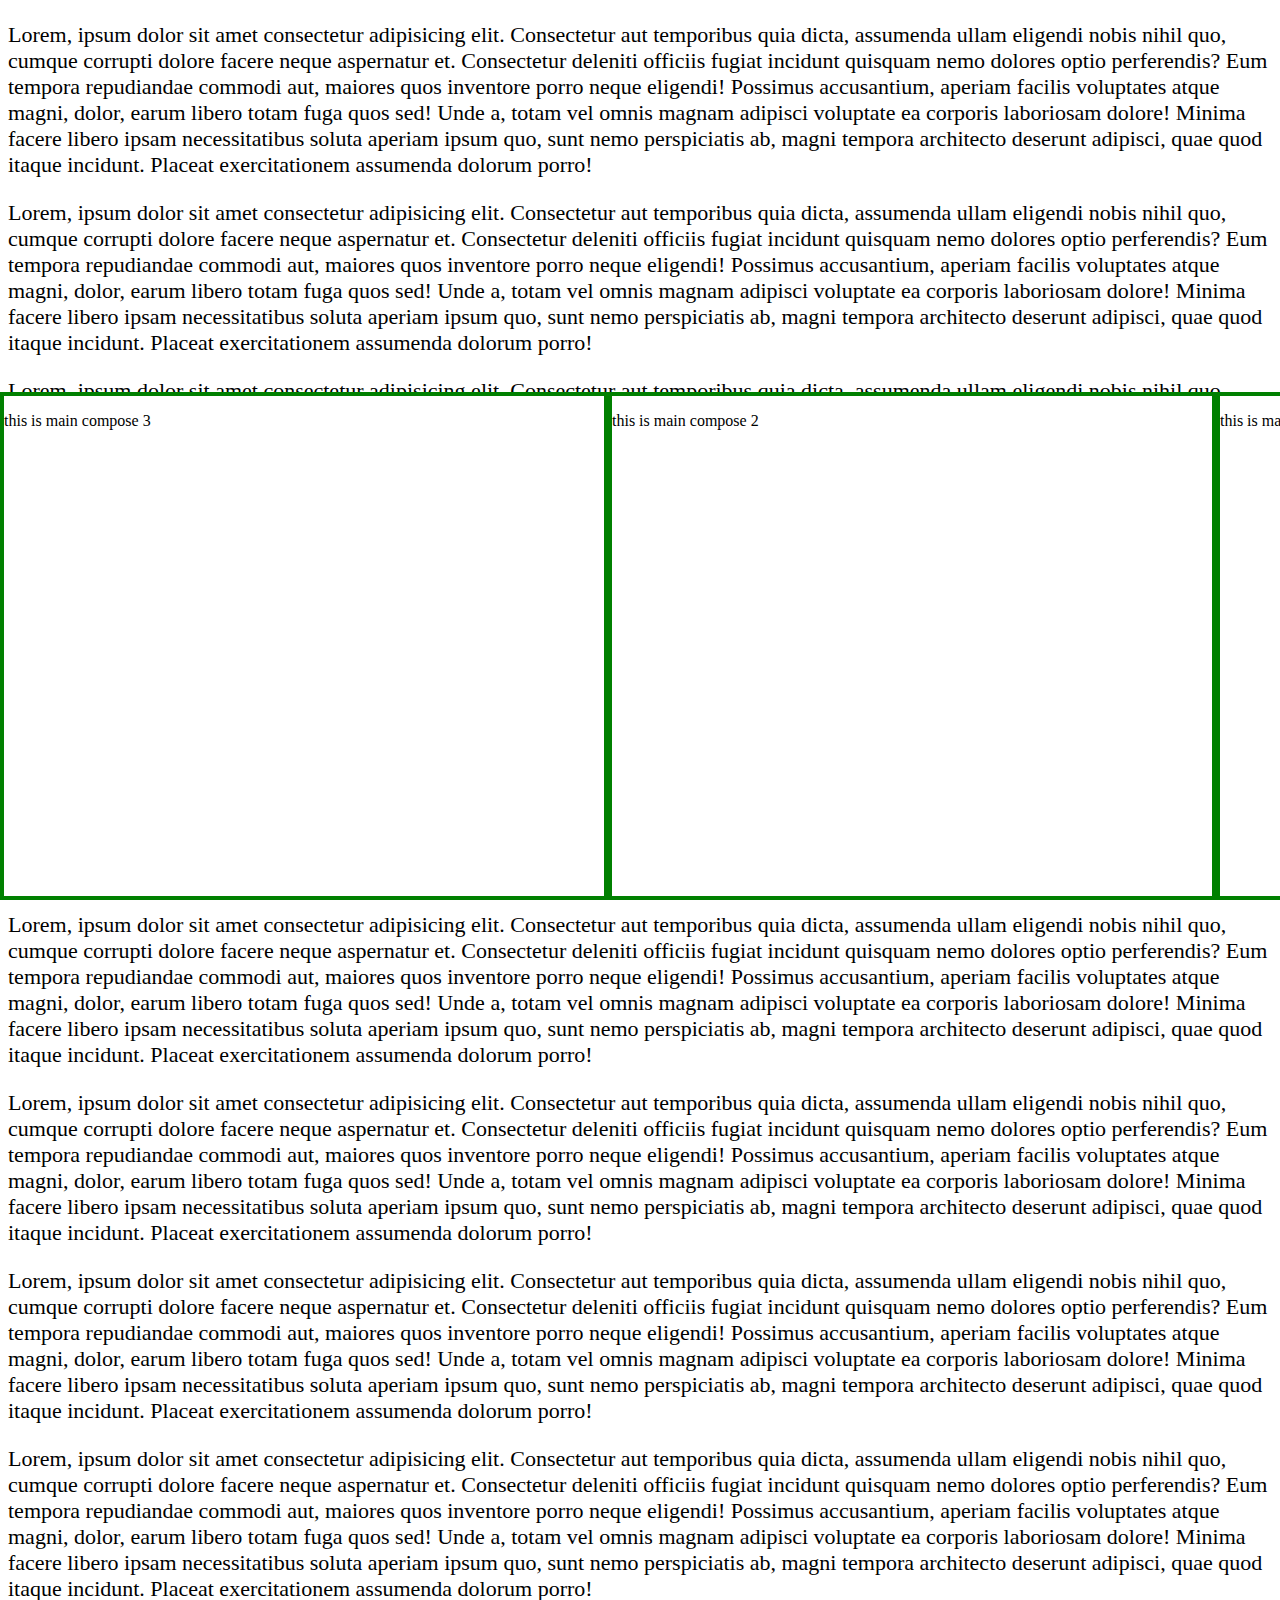
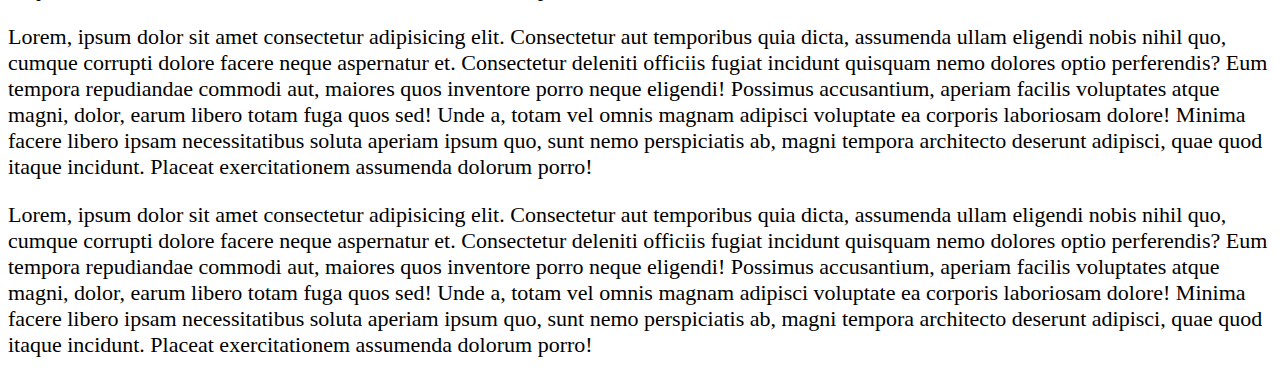
<file: email.html>
<!DOCTYPE html>
<html lang="en">
<head>
  <meta charset="UTF-8">
  <meta http-equiv="X-UA-Compatible" content="IE=edge">
  <meta name="viewport" content="width=device-width, initial-scale=1.0">
  <title>Email</title>

  <style>
    .back-body p{
      font-size: 22px;
    }
    .compose-body{
      visibility: hidden;
      position: fixed;
      left: 0;
      top: 0;
      bottom: 0;
      right: 0;
      width: 100vw;
      height: 100vh;
      z-index: 3;
    }
    .compose-body .inner{
      height: 100%;
      display: flex;
      flex-direction: row-reverse;
      align-items: flex-end;
      justify-content: center;
      position: absolute;
      bottom: 0;
    }
    .compose-body .compose{
      width: 600px;
      height: 500px;
      background: white;
      z-index: 99;
      position: relative;
      visibility: visible;
      border: 4px solid green;
    }
    .compose-body .compose.compose3{
      height: 100px;
    }
    .compose-body .compose.compose2{
      position: absolute;
      top: 50%;
      left: 50%;
      transform: translate(-50%, -50%);
      z-index: 999;
      background: #f19999;
      width: 80vw;
      height: 80vh;
    }
  </style>
</head>
<body>
  <!-- main body -->
  <div class="back-body">
    <p>Lorem, ipsum dolor sit amet consectetur adipisicing elit. Consectetur aut temporibus quia dicta, assumenda ullam eligendi nobis nihil quo, cumque corrupti dolore facere neque aspernatur et. Consectetur deleniti officiis fugiat incidunt quisquam nemo dolores optio perferendis? Eum tempora repudiandae commodi aut, maiores quos inventore porro neque eligendi! Possimus accusantium, aperiam facilis voluptates atque magni, dolor, earum libero totam fuga quos sed! Unde a, totam vel omnis magnam adipisci voluptate ea corporis laboriosam dolore! Minima facere libero ipsam necessitatibus soluta aperiam ipsum quo, sunt nemo perspiciatis ab, magni tempora architecto deserunt adipisci, quae quod itaque incidunt. Placeat exercitationem assumenda dolorum porro!</p>
    <p>Lorem, ipsum dolor sit amet consectetur adipisicing elit. Consectetur aut temporibus quia dicta, assumenda ullam eligendi nobis nihil quo, cumque corrupti dolore facere neque aspernatur et. Consectetur deleniti officiis fugiat incidunt quisquam nemo dolores optio perferendis? Eum tempora repudiandae commodi aut, maiores quos inventore porro neque eligendi! Possimus accusantium, aperiam facilis voluptates atque magni, dolor, earum libero totam fuga quos sed! Unde a, totam vel omnis magnam adipisci voluptate ea corporis laboriosam dolore! Minima facere libero ipsam necessitatibus soluta aperiam ipsum quo, sunt nemo perspiciatis ab, magni tempora architecto deserunt adipisci, quae quod itaque incidunt. Placeat exercitationem assumenda dolorum porro!</p>
    <p>Lorem, ipsum dolor sit amet consectetur adipisicing elit. Consectetur aut temporibus quia dicta, assumenda ullam eligendi nobis nihil quo, cumque corrupti dolore facere neque aspernatur et. Consectetur deleniti officiis fugiat incidunt quisquam nemo dolores optio perferendis? Eum tempora repudiandae commodi aut, maiores quos inventore porro neque eligendi! Possimus accusantium, aperiam facilis voluptates atque magni, dolor, earum libero totam fuga quos sed! Unde a, totam vel omnis magnam adipisci voluptate ea corporis laboriosam dolore! Minima facere libero ipsam necessitatibus soluta aperiam ipsum quo, sunt nemo perspiciatis ab, magni tempora architecto deserunt adipisci, quae quod itaque incidunt. Placeat exercitationem assumenda dolorum porro!</p>
    <p>Lorem, ipsum dolor sit amet consectetur adipisicing elit. Consectetur aut temporibus quia dicta, assumenda ullam eligendi nobis nihil quo, cumque corrupti dolore facere neque aspernatur et. Consectetur deleniti officiis fugiat incidunt quisquam nemo dolores optio perferendis? Eum tempora repudiandae commodi aut, maiores quos inventore porro neque eligendi! Possimus accusantium, aperiam facilis voluptates atque magni, dolor, earum libero totam fuga quos sed! Unde a, totam vel omnis magnam adipisci voluptate ea corporis laboriosam dolore! Minima facere libero ipsam necessitatibus soluta aperiam ipsum quo, sunt nemo perspiciatis ab, magni tempora architecto deserunt adipisci, quae quod itaque incidunt. Placeat exercitationem assumenda dolorum porro!</p>
    <p>Lorem, ipsum dolor sit amet consectetur adipisicing elit. Consectetur aut temporibus quia dicta, assumenda ullam eligendi nobis nihil quo, cumque corrupti dolore facere neque aspernatur et. Consectetur deleniti officiis fugiat incidunt quisquam nemo dolores optio perferendis? Eum tempora repudiandae commodi aut, maiores quos inventore porro neque eligendi! Possimus accusantium, aperiam facilis voluptates atque magni, dolor, earum libero totam fuga quos sed! Unde a, totam vel omnis magnam adipisci voluptate ea corporis laboriosam dolore! Minima facere libero ipsam necessitatibus soluta aperiam ipsum quo, sunt nemo perspiciatis ab, magni tempora architecto deserunt adipisci, quae quod itaque incidunt. Placeat exercitationem assumenda dolorum porro!</p>
    <p>Lorem, ipsum dolor sit amet consectetur adipisicing elit. Consectetur aut temporibus quia dicta, assumenda ullam eligendi nobis nihil quo, cumque corrupti dolore facere neque aspernatur et. Consectetur deleniti officiis fugiat incidunt quisquam nemo dolores optio perferendis? Eum tempora repudiandae commodi aut, maiores quos inventore porro neque eligendi! Possimus accusantium, aperiam facilis voluptates atque magni, dolor, earum libero totam fuga quos sed! Unde a, totam vel omnis magnam adipisci voluptate ea corporis laboriosam dolore! Minima facere libero ipsam necessitatibus soluta aperiam ipsum quo, sunt nemo perspiciatis ab, magni tempora architecto deserunt adipisci, quae quod itaque incidunt. Placeat exercitationem assumenda dolorum porro!</p>
    <p>Lorem, ipsum dolor sit amet consectetur adipisicing elit. Consectetur aut temporibus quia dicta, assumenda ullam eligendi nobis nihil quo, cumque corrupti dolore facere neque aspernatur et. Consectetur deleniti officiis fugiat incidunt quisquam nemo dolores optio perferendis? Eum tempora repudiandae commodi aut, maiores quos inventore porro neque eligendi! Possimus accusantium, aperiam facilis voluptates atque magni, dolor, earum libero totam fuga quos sed! Unde a, totam vel omnis magnam adipisci voluptate ea corporis laboriosam dolore! Minima facere libero ipsam necessitatibus soluta aperiam ipsum quo, sunt nemo perspiciatis ab, magni tempora architecto deserunt adipisci, quae quod itaque incidunt. Placeat exercitationem assumenda dolorum porro!</p>
    <p>Lorem, ipsum dolor sit amet consectetur adipisicing elit. Consectetur aut temporibus quia dicta, assumenda ullam eligendi nobis nihil quo, cumque corrupti dolore facere neque aspernatur et. Consectetur deleniti officiis fugiat incidunt quisquam nemo dolores optio perferendis? Eum tempora repudiandae commodi aut, maiores quos inventore porro neque eligendi! Possimus accusantium, aperiam facilis voluptates atque magni, dolor, earum libero totam fuga quos sed! Unde a, totam vel omnis magnam adipisci voluptate ea corporis laboriosam dolore! Minima facere libero ipsam necessitatibus soluta aperiam ipsum quo, sunt nemo perspiciatis ab, magni tempora architecto deserunt adipisci, quae quod itaque incidunt. Placeat exercitationem assumenda dolorum porro!</p>
    <p>Lorem, ipsum dolor sit amet consectetur adipisicing elit. Consectetur aut temporibus quia dicta, assumenda ullam eligendi nobis nihil quo, cumque corrupti dolore facere neque aspernatur et. Consectetur deleniti officiis fugiat incidunt quisquam nemo dolores optio perferendis? Eum tempora repudiandae commodi aut, maiores quos inventore porro neque eligendi! Possimus accusantium, aperiam facilis voluptates atque magni, dolor, earum libero totam fuga quos sed! Unde a, totam vel omnis magnam adipisci voluptate ea corporis laboriosam dolore! Minima facere libero ipsam necessitatibus soluta aperiam ipsum quo, sunt nemo perspiciatis ab, magni tempora architecto deserunt adipisci, quae quod itaque incidunt. Placeat exercitationem assumenda dolorum porro!</p>
    <p>Lorem, ipsum dolor sit amet consectetur adipisicing elit. Consectetur aut temporibus quia dicta, assumenda ullam eligendi nobis nihil quo, cumque corrupti dolore facere neque aspernatur et. Consectetur deleniti officiis fugiat incidunt quisquam nemo dolores optio perferendis? Eum tempora repudiandae commodi aut, maiores quos inventore porro neque eligendi! Possimus accusantium, aperiam facilis voluptates atque magni, dolor, earum libero totam fuga quos sed! Unde a, totam vel omnis magnam adipisci voluptate ea corporis laboriosam dolore! Minima facere libero ipsam necessitatibus soluta aperiam ipsum quo, sunt nemo perspiciatis ab, magni tempora architecto deserunt adipisci, quae quod itaque incidunt. Placeat exercitationem assumenda dolorum porro!</p>
    <p>Lorem, ipsum dolor sit amet consectetur adipisicing elit. Consectetur aut temporibus quia dicta, assumenda ullam eligendi nobis nihil quo, cumque corrupti dolore facere neque aspernatur et. Consectetur deleniti officiis fugiat incidunt quisquam nemo dolores optio perferendis? Eum tempora repudiandae commodi aut, maiores quos inventore porro neque eligendi! Possimus accusantium, aperiam facilis voluptates atque magni, dolor, earum libero totam fuga quos sed! Unde a, totam vel omnis magnam adipisci voluptate ea corporis laboriosam dolore! Minima facere libero ipsam necessitatibus soluta aperiam ipsum quo, sunt nemo perspiciatis ab, magni tempora architecto deserunt adipisci, quae quod itaque incidunt. Placeat exercitationem assumenda dolorum porro!</p>
  </div>


  <!-- compose body -->
  <div class="compose-body">
    <div class="inner">
      <div class="compose compose1">
        <p>this is main compose 1</p>
      </div>
      <div class="compose">
        <p>this is main compose 2</p>
      </div>
      <div class="compose">
        <p>this is main compose 3</p>
      </div>
      <div class="compose compose1">
        <p>this is main compose 1</p>
      </div>
      <div class="compose">
        <p>this is main compose 2</p>
      </div>
      <div class="compose">
        <p>this is main compose 3</p>
      </div>
    </div>
  </div>
</body>
</html>
</file>
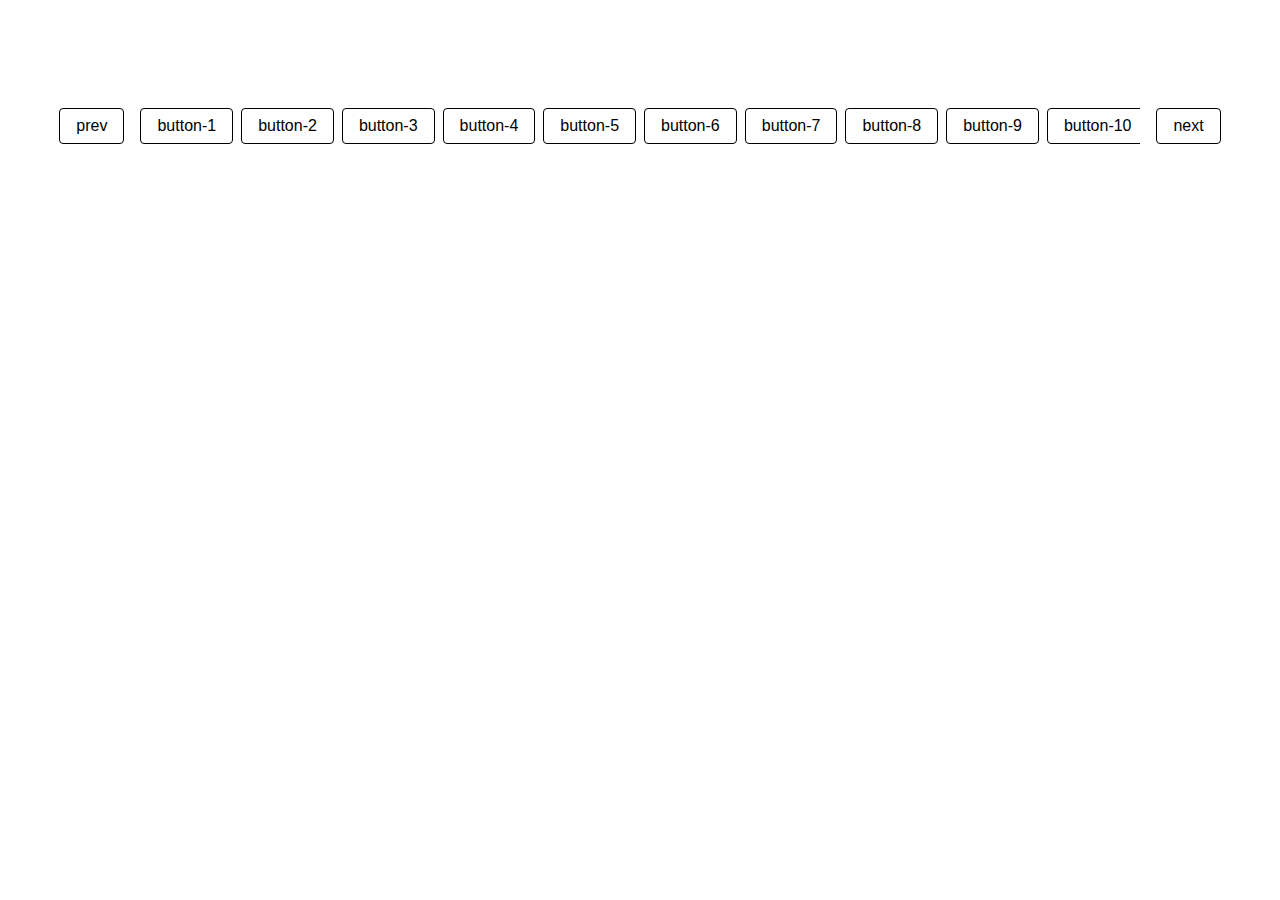
<file: horizontal-scroll.html>
<!DOCTYPE html>
<html lang="en">

<head>
  <meta charset="UTF-8">
  <meta http-equiv="X-UA-Compatible" content="IE=edge">
  <meta name="viewport" content="width=device-width, initial-scale=1.0">
  <title>Horizontal scroll</title>

  <style>
    .main-wrapper{
      width: fit-content;
      display: flex;
      align-items: center;
      gap: 16px;
      margin: auto;
    }
    .btns {
      display: flex;
      align-items: center;
      gap: 8px;
      max-width: 1000px;
      margin: 100px auto;
      overflow-y: auto;
      overflow-x: hidden;
    }

    button {
      border: 1px solid #000;
      padding: 8px 16px;
      font-size: 16px;
      background: #fff;
      cursor: pointer;
      flex-shrink: 0;
      border-radius: 4px;
    }

    button:hover {
      color: #fff;
      background: #000;
    }
  </style>
</head>

<body>
  <div class="main-wrapper">
    <button type="button" class="horizontalScrolerPrevBtn">
      prev
    </button>
    <div class="btns cat-section-elements">
      <button type="button">button-1</button>
      <button type="button">button-2</button>
      <button type="button">button-3</button>
      <button type="button">button-4</button>
      <button type="button">button-5</button>
      <button type="button">button-6</button>
      <button type="button">button-7</button>
      <button type="button">button-8</button>
      <button type="button">button-9</button>
      <button type="button">button-10</button>
      <button type="button">button-11</button>
      <button type="button">button-12</button>
      <button type="button">button-13</button>
      <button type="button">button-14</button>
      <button type="button">button-15</button>
      <button type="button">button-16</button>
      <button type="button">button-17</button>
      <button type="button">button-18</button>
      <button type="button">button-19</button>
      <button type="button">button-20</button>
      <button type="button">button-21</button>
      <button type="button">button-22</button>
      <button type="button">button-23</button>
      <button type="button">button-24</button>
      <button type="button">button-25</button>
    </div>
    <button type="button" class="horizontalScrolerNextBtn">
      next
    </button>
  </div>

  <script>
    const horizontalScroller = (element, to, duration) => {
      const start = element.scrollLeft;
      const change = to - start;
      const startTime = performance.now();

      function animateScroll(timestamp) {
        const currentTime = timestamp - startTime;
        const increment = Math.easeInOutQuad(currentTime, start, change, duration);
        element.scrollLeft = increment;

        if (currentTime < duration) {
          requestAnimationFrame(animateScroll);
        }
      }

      Math.easeInOutQuad = function (t, b, c, d) {
        t /= d / 2;
        if (t < 1) return (c / 2) * t * t + b;
        t--;
        return (-c / 2) * (t * (t - 2) - 1) + b;
      };

      requestAnimationFrame(animateScroll);

      setTimeout(() => {
        const horizontalScrolerPrevBtn = document.querySelector(
          ".horizontalScrolerPrevBtn"
        );
        const horizontalScrolerNextBtn = document.querySelector(
          ".horizontalScrolerNextBtn"
        );
        if (element.scrollLeft === 0) {
          horizontalScrolerPrevBtn.style.opacity = "0.2";
        } else {
          horizontalScrolerPrevBtn.style.opacity = "1";
        }

        if (element.scrollLeft >= element.scrollWidth - element.clientWidth) {
          horizontalScrolerNextBtn.style.opacity = "0.2";
        } else {
          horizontalScrolerNextBtn.style.opacity = "1";
        }
      }, 500);
    };

    const horizontalScrolerPrevBtn = document.querySelector(
      ".horizontalScrolerPrevBtn"
    );
    horizontalScrolerPrevBtn.addEventListener('click', () => {
      previousAndNextScrollHandeler('prev-btn')
    })

    const horizontalScrolerNextBtn = document.querySelector(
      ".horizontalScrolerNextBtn"
    );

    horizontalScrolerNextBtn.addEventListener('click', () => {
      previousAndNextScrollHandeler('next-btn')
    })

    const previousAndNextScrollHandeler = (btnType) => {
      const scrollContainer = document.querySelector(".cat-section-elements");
      const scrollStep = btnType === "next-btn" ? stepValue : -stepValue;
      const scrollValue = scrollContainer.scrollLeft + scrollStep;
      horizontalScroller(scrollContainer, scrollValue, durationValue); // Adjust the duration (500ms) to control the smoothness
    };

    

    const stepValue = 500;
    const durationValue = 1000;


    const scrollContainer = document.querySelector(".cat-section-elements");
    scrollContainer.addEventListener("wheel", (evt) => {
      evt.preventDefault();
      const scrollStep = evt.deltaY > 0 ? stepValue : -stepValue;
      const scrollValue = scrollContainer.scrollLeft + scrollStep;
      horizontalScroller(scrollContainer, scrollValue,
      durationValue); // Adjust the duration (500ms) to control the smoothness
    });
  </script>
</body>

</html>
</file>
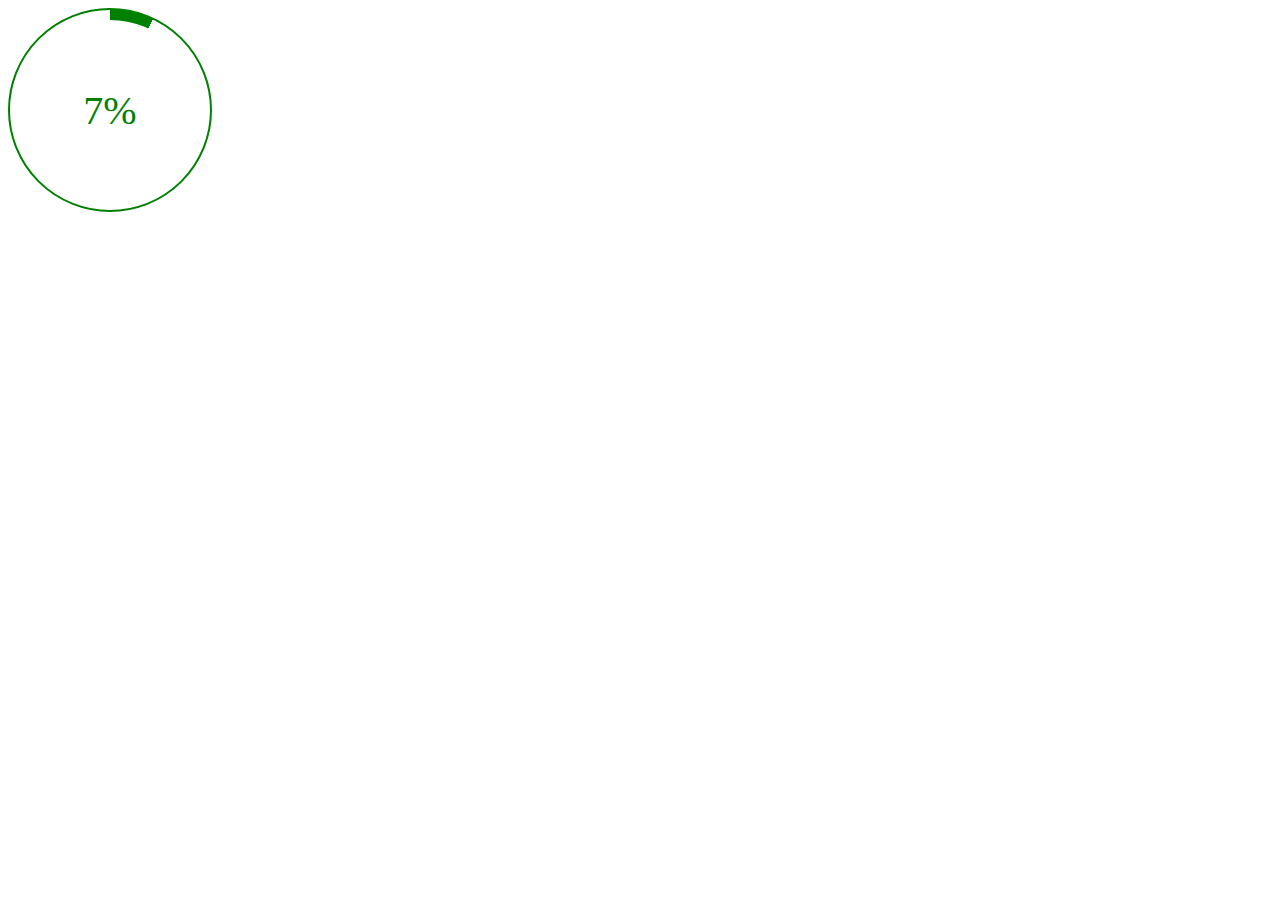
<file: progress.html>
<!DOCTYPE html>
<html lang="en">
<head>
  <meta charset="UTF-8">
  <meta http-equiv="X-UA-Compatible" content="IE=edge">
  <meta name="viewport" content="width=device-width, initial-scale=1.0">
  <title>Document</title>

  <style>
    .circle{
      height: 200px;
      width: 200px;
      border: 2px solid green;
      border-radius: 50%;
      background-image: conic-gradient(green 3.6deg, white 0deg);
      display: flex;
      align-items: center;
      justify-content: center;
      position: relative;
    }
    .circle:after{
      content: '';
      height: 180px;
      width: 180px;
      border-radius: 50%;
      background-color: white;
    }
    .circle .progress{
      font-size: 40px;
      font-weight: semibold;
      color: green;
      position: absolute;
      top: 50%;
      left: 50%;
      transform: translate(-50%, -50%);
    }
  </style>
</head>
<body>
  <div class="circle">
    <div class="progress">0%</div>
  </div>

  <script>
    let circle = document.querySelector('.circle');
    let progress = document.querySelector('.progress');

    let start = 0;
    let end = 50;
    let speed = 100;

    let animate = setInterval(() => {
      start++;

      progress.textContent = `${start}%`
      circle.style.backgroundImage = `conic-gradient(green ${start * 3.6}deg, white 0deg)`;

      if(start == end){
        clearInterval(animate);
      }
    }, speed);

  </script>
</body>
</html>
</file>
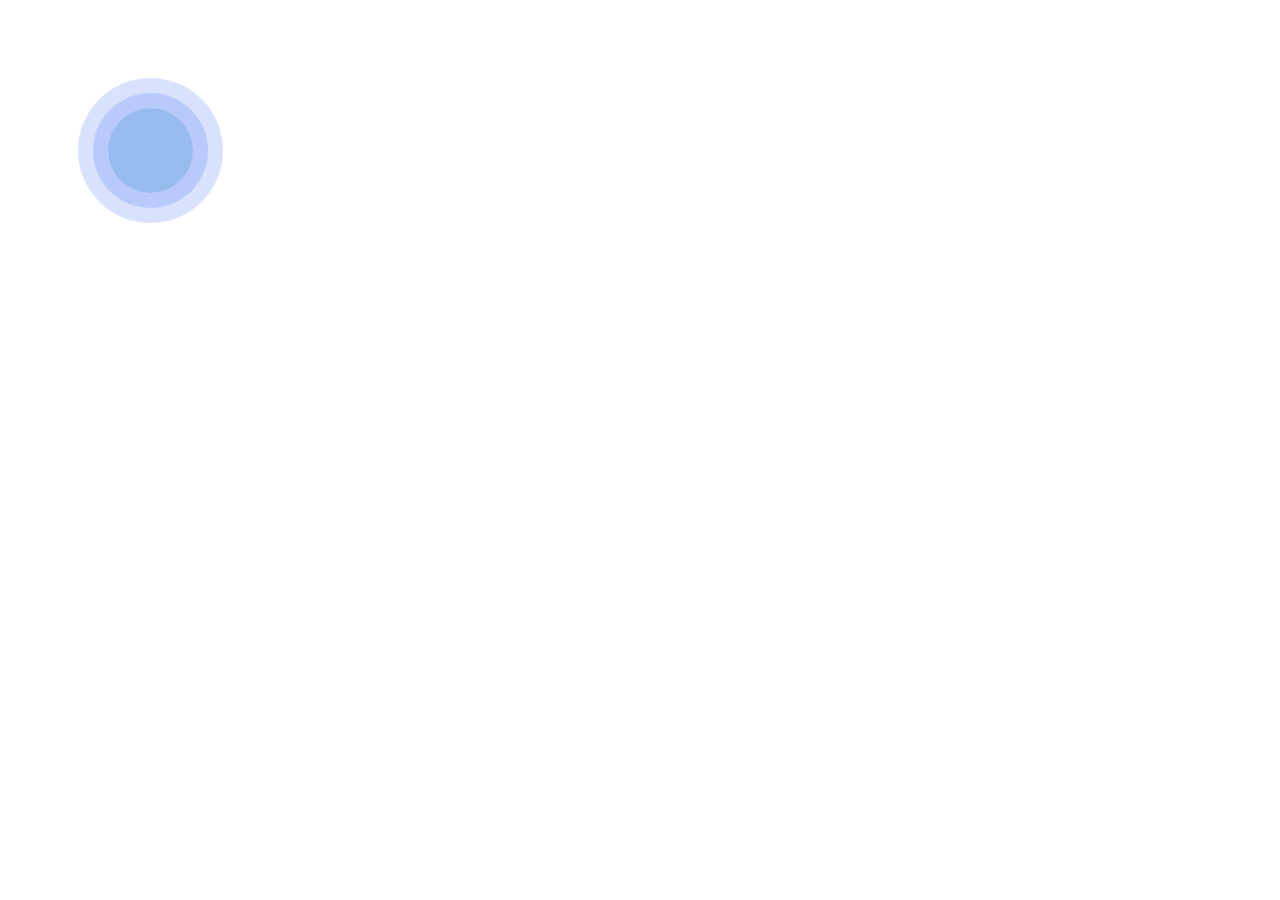
<file: ripple.html>
<!DOCTYPE html>
<html lang="en">

<head>
  <meta charset="UTF-8">
  <meta http-equiv="X-UA-Compatible" content="IE=edge">
  <meta name="viewport" content="width=device-width, initial-scale=1.0">
  <title>Document</title>

  <style>
    .vid-icon {
      margin-top: 100px;
      margin-left: 100px;
      display: inline-block;
      position: relative;
    }

    .vid-icon .fas {
      display: block;
      height: 85px;
      width: 85px;
      line-height: 85px;
      text-align: center;
      background: hsla(216, 73%, 61%, 0.6);
      border-radius: 50%;
      font-size: 30px;
      color: #fff;
    }

    .vid-icon .fas:after {
      position: absolute;
      content: "";
      top: 0;
      bottom: 0;
      left: 0;
      right: 0;
      border-radius: 50%;
      box-shadow: 0 0 rgba(60, 111, 247, 0.2), 0 0 0 15px rgba(60, 111, 247, 0.2),
        0 0 0 30px rgba(60, 111, 247, 0.2);
      animation: ripple-wave 1s linear infinite;
      animation-play-state: running;
      opacity: 1;
      visibility: visible;
      transform: scale(1);
    }

    @keyframes ripple-wave {
      from{
        box-shadow: 0 0 rgba(60, 111, 247, 0.2), 0 0 0 15px rgba(60, 111, 247, 0.2),
        0 0 0 30px rgba(60, 111, 247, 0.2);
      }
      to {
        box-shadow: 0 0 0 15px rgba(60, 111, 247, 0.2),
          0 0 0 30px rgba(60, 111, 247, 0.2), 0 0 0 45px rgba(60, 111, 247, 0);
      }
    }
  </style>
</head>

<body>
  <a class="vid-icon venobox" href="#!">
    <span class="fas fa-play"></span>
  </a>
</body>

</html>
</file>
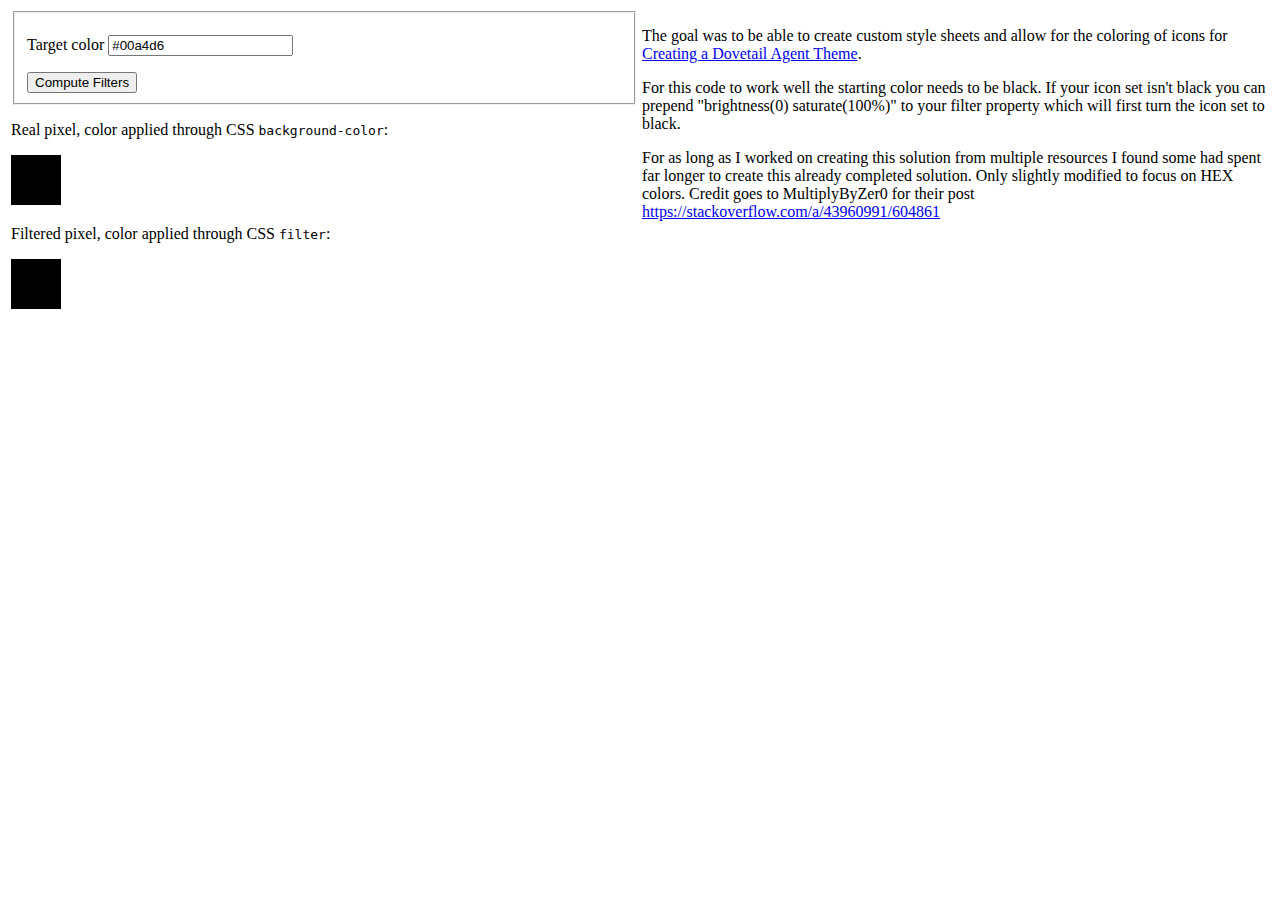
<file: custom-animation-main/custom-animation-main/css-filter.html>
<!DOCTYPE html>
<html lang="en">
  <head>
    <meta charset="UTF-8" />
    <meta http-equiv="X-UA-Compatible" content="IE=edge" />
    <meta name="viewport" content="width=device-width, initial-scale=1.0" />
    <title>Eduverge</title>
    <link rel="stylesheet" href="./assets/css/filter-image.css" />
  </head>
  <body>
    <div class="main">
      <div class="container">
        <div class="row">
          <div class="col-12">
            <table>
              <tr valign="top">
                <td width="50%">
                  <fieldset>
                    <p>
                      <label>Target color</label>
                      <input
                        class="target"
                        type="text"
                        placeholder="target hex"
                        value="#00a4d6"
                      />
                    </p>
                    <button class="execute">Compute Filters</button>
                  </fieldset>
                  <p>
                    Real pixel, color applied through CSS
                    <code>background-color</code>:
                  </p>
                  <div class="pixel realPixel"></div>

                  <p>
                    Filtered pixel, color applied through CSS
                    <code>filter</code>:
                  </p>
                  <div class="pixel filterPixel"></div>

                  <p class="filterDetail"></p>
                  <p class="lossDetail"></p>
                </td>
                <td>
                  <p>
                    The goal was to be able to create custom style sheets and
                    allow for the coloring of icons for
                    <a
                      href="https://sosuke.com/creating-a-dovetail-agent-theme/"
                      target="_blank"
                      >Creating a Dovetail Agent Theme</a
                    >.
                  </p>
                  <p>
                    For this code to work well the starting color needs to be
                    black. If your icon set isn't black you can prepend
                    "brightness(0) saturate(100%)" to your filter property which
                    will first turn the icon set to black.
                  </p>
                  <p>
                    For as long as I worked on creating this solution from
                    multiple resources I found some had spent far longer to
                    create this already completed solution. Only slightly
                    modified to focus on HEX colors. Credit goes to
                    MultiplyByZer0 for their post
                    <a
                      href="https://stackoverflow.com/a/43960991/604861"
                      target="_blank"
                      >https://stackoverflow.com/a/43960991/604861</a
                    >
                  </p>
                </td>
              </tr>
            </table>
          </div>
        </div>
      </div>
    </div>
    <!-- js -->
    <script type="text/javascript" src="./assets/js/jquery-3.6.0.js"></script>
    <script
      type="text/javascript"
      src="./assets/js/bootstrap.bundle.min.js"
    ></script>
    <script
      type="text/javascript"
      src="./assets/plugins/smooth-scroll/smooth-scroll.js"
    ></script>
    <script
      type="text/javascript"
      src="./assets/plugins/slick/slick.min.js"
    ></script>
    <script type="text/javascript" src="./assets/js/hamburger.js"></script>
    <script
      type="text/javascript"
      src="./assets/plugins/mixitup/mixitup.min.js"
    ></script>

    <script type="text/javascript" src="./assets/js/css-filter.js"></script>
    <script type="text/javascript" src="./assets/js/main.js"></script>
  </body>
</html>
</file>
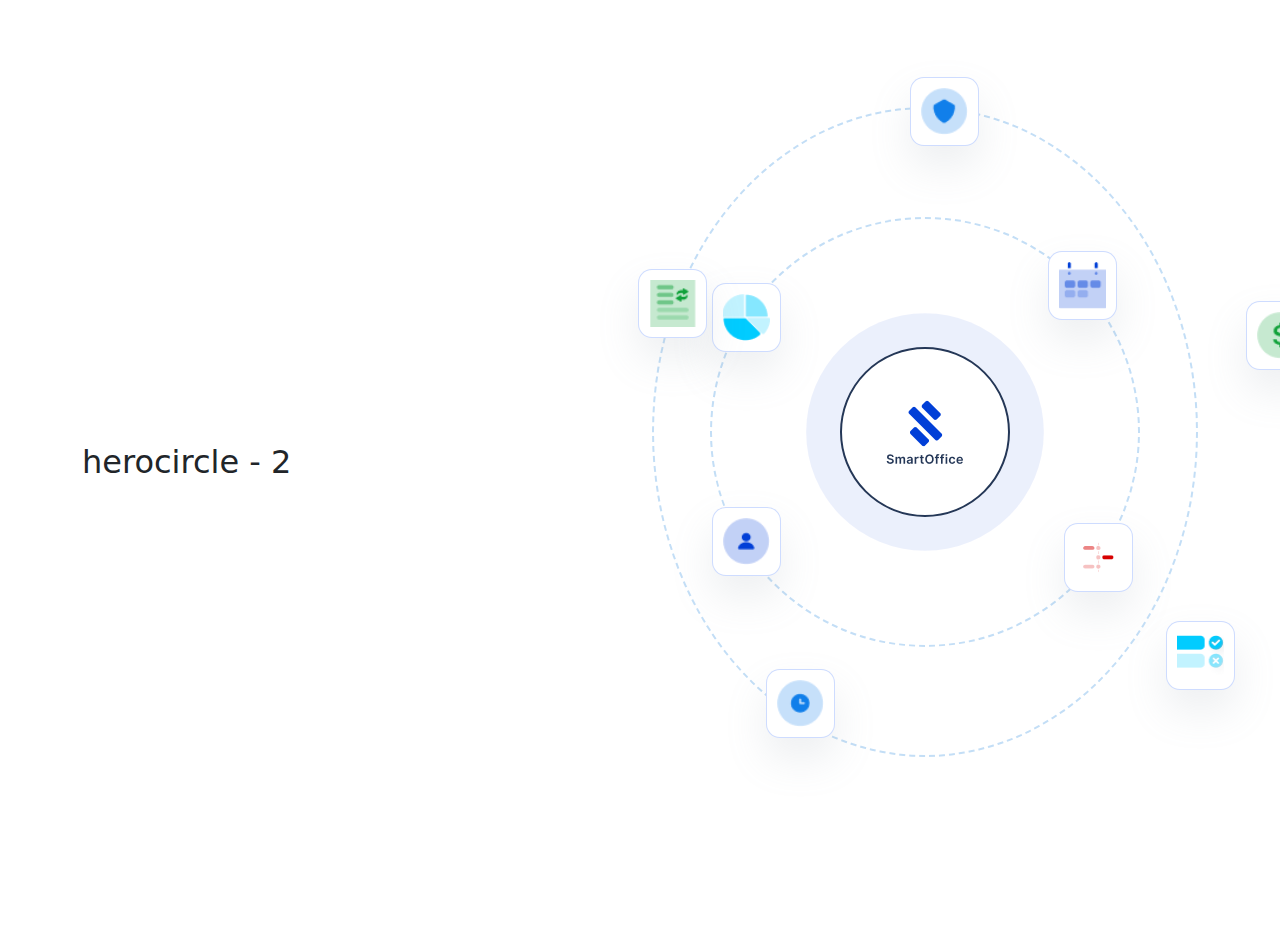
<file: custom-animation-main/custom-animation-main/index-1.html>
<!DOCTYPE html>
<html lang="en">
  <head>
    <meta charset="UTF-8" />
    <meta http-equiv="X-UA-Compatible" content="IE=edge" />
    <meta name="viewport" content="width=device-width, initial-scale=1.0" />
    <title>Eduverge</title>
    <link rel="stylesheet" href="./assets/css/style-1.css" />
  </head>
  <body>
    <div class="main">
      <div class="container">
        <div class="row align-items-center">
          <div class="col-lg-6">
            <h2>herocircle - 2</h2>
          </div>
          <div class="col-lg-6">
            <div class="circle">
              <div class="circle-part">
                <div class="circle-center-img-div">
                  <img
                    class="circle-center-img"
                    src="./assets/images/herocircle-1/logo.png"
                    alt="Main Logo"
                  />
                </div>

                <!-- Inner -->
                <div class="hw-inner animate-spin-slow anim-8s">
                  <div class="hw-inner-item">
                    <img
                      class="animate-rotate-img anim-8s"
                      src="./assets/images/herocircle-1/calender.png"
                      alt="Adobe After Effects"
                    />
                  </div>
                  <div class="hw-inner-item">
                    <img
                      class="animate-rotate-img anim-8s"
                      src="./assets/images/herocircle-1/timeline.png"
                      alt="Tailwind CSS"
                    />
                  </div>
                  <div class="hw-inner-item">
                    <img
                      class="animate-rotate-img anim-8s"
                      src="./assets/images/herocircle-1/person.png"
                      alt="Bootstrap"
                    />
                  </div>
                  <div class="hw-inner-item">
                    <img
                      class="animate-rotate-img anim-8s"
                      src="./assets/images/herocircle-1/chart.png"
                      alt="Vue.js"
                    />
                  </div>
                </div>

                <!-- {/* Outer */} -->
                <div class="hw-outer rounded-full animate-spin-slow">
                  <div class="hw-outer-div">
                    <div class="hw-outer-item">
                      <img
                        class="animate-rotate-img"
                        src="./assets/images/herocircle-1/sheild.png"
                        alt="React"
                      />
                    </div>
                    <div class="hw-outer-item">
                      <img
                        class="animate-rotate-img"
                        src="./assets/images/herocircle-1/dollar.png"
                        alt="Figma"
                      />
                    </div>
                    <div class="hw-outer-item">
                      <img
                        class="animate-rotate-img"
                        src="./assets/images/herocircle-1/validation.png"
                        alt="Adobe XD"
                      />
                    </div>
                    <div class="hw-outer-item">
                      <img
                        class="animate-rotate-img"
                        src="./assets/images/herocircle-1/clock.png"
                        alt="Microsoft PowerPoint"
                      />
                    </div>
                    <div class="hw-outer-item">
                      <img
                        class="animate-rotate-img"
                        src="./assets/images/herocircle-1/task.png"
                        alt="Material UI"
                      />
                    </div>
                  </div>
                </div>
              </div>
            </div>
          </div>
        </div>
      </div>
    </div>
    <!-- js -->
    <script type="text/javascript" src="./assets/js/jquery-3.6.0.js"></script>
    <script
      type="text/javascript"
      src="./assets/js/bootstrap.bundle.min.js"
    ></script>
    <script
      type="text/javascript"
      src="./assets/plugins/smooth-scroll/smooth-scroll.js"
    ></script>
    <script
      type="text/javascript"
      src="./assets/plugins/slick/slick.min.js"
    ></script>
    <script type="text/javascript" src="./assets/js/hamburger.js"></script>
    <script
      type="text/javascript"
      src="./assets/plugins/mixitup/mixitup.min.js"
    ></script>

    <script type="text/javascript" src="./assets/js/main.js"></script>
  </body>
</html>
</file>
<file: custom-animation-main/custom-animation-main/assets/css/filter-image.css>
.pixel {
  display: inline-block;
  background-color: #000;
  width: 50px;
  height: 50px;
}

.filterDetail {
  font-family: "Consolas", "Menlo", "Ubuntu Mono", monospace;
}
</file>
<file: custom-animation-main/custom-animation-main/assets/css/style.css>
/* font icons */

@import url("./bootstrap.min.css");

/* circle css */

.circle {
  height: calc(400px - -4rem);
  max-width: 100vh;
  margin-top: 24px;
  overflow: hidden;
}
.circle .circle-part {
  max-width: 400px;
  max-height: 400px;
  width: 100%;
  height: 100%;
  margin: 32px auto;
  display: flex;
  align-items: center;
  justify-content: center;
  border-radius: 100%;
  -webkit-border-radius: 100%;
  -moz-border-radius: 100%;
  -ms-border-radius: 100%;
  -o-border-radius: 100%;
  position: relative;
}
.circle .circle-center-img-div {
  display: flex;
  align-items: center;
  justify-content: center;
  border: 30px solid rgba(0, 162, 211, 0.3);
  border-radius: 100%;
  -webkit-border-radius: 100%;
  -moz-border-radius: 100%;
  -ms-border-radius: 100%;
  -o-border-radius: 100%;
  max-width: 180px;
  max-height: 180px;
  width: 100%;
  height: 100%;
}
.circle .circle-center-img {
  width: 100%;
  height: 100%;
  object-fit: none;
  background-color: #fff;
  border-radius: 100%;
  -webkit-border-radius: 100%;
  -moz-border-radius: 100%;
  -ms-border-radius: 100%;
  -o-border-radius: 100%;
}
.circle .hw-inner {
  border: 1px solid rgba(0, 162, 211, 0.2);
  display: flex;
  justify-content: space-between;
  align-items: center;
  border-radius: 100%;
  -webkit-border-radius: 100%;
  -moz-border-radius: 100%;
  -ms-border-radius: 100%;
  -o-border-radius: 100%;
  max-width: 300px;
  max-height: 300px;
  width: 100%;
  height: 100%;
  position: absolute;
}
.circle .hw-inner .hw-inner-item {
  position: absolute;
  top: 0;
  left: 0;
  box-shadow: 0px 0px 24.6044px rgba(4, 85, 96, 0.1);
  height: 40px;
  width: 40px;
  border-radius: 100%;
  -webkit-border-radius: 100%;
  -moz-border-radius: 100%;
  -ms-border-radius: 100%;
  -o-border-radius: 100%;
  transform: translate(16rem, 13rem);
  -webkit-transform: translate(16rem, 13rem);
  -moz-transform: translate(16rem, 13rem);
  -ms-transform: translate(16rem, 13rem);
  -o-transform: translate(16rem, 13rem);
}
.circle .hw-inner .hw-inner-item:nth-child(1) {
  transform: translate(16rem, 13rem);
  -webkit-transform: translate(16rem, 13rem);
  -moz-transform: translate(16rem, 13rem);
  -ms-transform: translate(16rem, 13rem);
  -o-transform: translate(16rem, 13rem);
}
.circle .hw-inner .hw-inner-item:nth-child(2) {
  transform: translate(7rem, 17rem);
  -webkit-transform: translate(7rem, 17rem);
  -moz-transform: translate(7rem, 17rem);
  -ms-transform: translate(7rem, 17rem);
  -o-transform: translate(7rem, 17rem);
}
.circle .hw-inner .hw-inner-item:nth-child(3) {
  transform: translate(0rem, 13rem);
  -webkit-transform: translate(0rem, 13rem);
  -moz-transform: translate(0rem, 13rem);
  -ms-transform: translate(0rem, 13rem);
  -o-transform: translate(0rem, 13rem);
}
.circle .hw-inner .hw-inner-item:nth-child(4) {
  transform: translate(0rem, 4rem);
  -webkit-transform: translate(0rem, 4rem);
  -moz-transform: translate(0rem, 4rem);
  -ms-transform: translate(0rem, 4rem);
  -o-transform: translate(0rem, 4rem);
}
.circle .hw-inner .hw-inner-item:nth-child(5) {
  transform: translate(13rem, 0rem);
  -webkit-transform: translate(13rem, 0rem);
  -moz-transform: translate(13rem, 0rem);
  -ms-transform: translate(13rem, 0rem);
  -o-transform: translate(13rem, 0rem);
}
/* hw-outer */
.circle .hw-outer {
  max-width: 400px;
  max-height: 400px;
  width: 100%;
  height: 100%;
  display: flex;
  align-items: center;
  justify-content: space-between;
  position: absolute;
  border: 1px solid rgba(0, 162, 211, 0.1);
  border-radius: 100%;
  -webkit-border-radius: 100%;
  -moz-border-radius: 100%;
  -ms-border-radius: 100%;
  -o-border-radius: 100%;
}
.circle .hw-outer .hw-outer-div {
  position: absolute;
  display: flex;
  align-items: center;
  justify-content: space-between;
  height: 100%;
  width: 100%;
}
.circle .hw-outer .hw-outer-item {
  position: absolute;
  top: 0;
  left: 0;
  height: 40px;
  width: 40px;
  box-shadow: 0px 0px 24.6044px rgba(4, 85, 96, 0.1);
  border-radius: 100%;
  -webkit-border-radius: 100%;
  -moz-border-radius: 100%;
  -ms-border-radius: 100%;
  -o-border-radius: 100%;
}
.circle .hw-outer .hw-outer-item:nth-child(1) {
  transform: translate(23rem, 8rem);
  -webkit-transform: translate(23rem, 8rem);
  -moz-transform: translate(23rem, 8rem);
  -ms-transform: translate(23rem, 8rem);
  -o-transform: translate(23rem, 8rem);
}
.circle .hw-outer .hw-outer-item:nth-child(2) {
  transform: translate(22rem, 17rem);
  -webkit-transform: translate(22rem, 17rem);
  -moz-transform: translate(22rem, 17rem);
  -ms-transform: translate(22rem, 17rem);
  -o-transform: translate(22rem, 17rem);
}
.circle .hw-outer .hw-outer-item:nth-child(3) {
  transform: translate(14rem, 23rem);
  -webkit-transform: translate(14rem, 23rem);
  -moz-transform: translate(14rem, 23rem);
  -ms-transform: translate(14rem, 23rem);
  -o-transform: translate(14rem, 23rem);
}
.circle .hw-outer .hw-outer-item:nth-child(4) {
  transform: translate(4rem, 21rem);
  -webkit-transform: translate(4rem, 21rem);
  -moz-transform: translate(4rem, 21rem);
  -ms-transform: translate(4rem, 21rem);
  -o-transform: translate(4rem, 21rem);
}
.circle .hw-outer .hw-outer-item:nth-child(5) {
  transform: translate(-1rem, 10rem);
  -webkit-transform: translate(-1rem, 10rem);
  -moz-transform: translate(-1rem, 10rem);
  -ms-transform: translate(-1rem, 10rem);
  -o-transform: translate(-1rem, 10rem);
}
.circle .hw-outer .hw-outer-item:nth-child(6) {
  transform: translate(3rem, 1rem);
  -webkit-transform: translate(3rem, 1rem);
  -moz-transform: translate(3rem, 1rem);
  -ms-transform: translate(3rem, 1rem);
  -o-transform: translate(3rem, 1rem);
}
.circle .hw-outer .hw-outer-item:nth-child(7) {
  transform: translate(14rem, -1rem);
  -webkit-transform: translate(14rem, -1rem);
  -moz-transform: translate(14rem, -1rem);
  -ms-transform: translate(14rem, -1rem);
  -o-transform: translate(14rem, -1rem);
}
.circle .animate-rotate-img {
  width: 100%;
  height: 100%;
  object-fit: cover;
}
/* circle animation */
.anim-8s {
  animation-duration: 20s !important;
}
.animate-spin-slow {
  animation: spin-slow 30s linear infinite;
  -webkit-animation: spin-slow 30s linear infinite;
}
@keyframes spin-slow {
  from {
    transform: rotate(0deg);
  }
  to {
    transform: rotate(360deg);
  }
}

.animate-rotate-img {
  -webkit-animation: rotate-img 30s linear infinite;
  animation: rotate-img 30s linear infinite;
}
@keyframes rotate-img {
  from {
    transform: rotate(0deg);
  }
  to {
    transform: rotate(360deg);
  }
}
/* circle css */
</file>
<file: custom-animation-main/custom-animation-main/assets/css/style-1.css>
/* font icons */

@import url("./bootstrap.min.css");

/* circle css */

.circle {
  height: calc(900px - -0rem);
  max-width: 100vh;
  margin-top: 24px;
  /* overflow: hidden; */
}
.circle .circle-part {
  max-width: 800px;
  max-height: 800px;
  width: 100%;
  height: 100%;
  margin: 32px auto;
  display: flex;
  align-items: center;
  justify-content: center;
  position: relative;
  border-radius: 100%;
  -webkit-border-radius: 100%;
  -moz-border-radius: 100%;
  -ms-border-radius: 100%;
  -o-border-radius: 100%;
}
.circle .circle-center-img-div {
  display: flex;
  align-items: center;
  justify-content: center;
  box-shadow: 0px 0px 0px 33.829px rgba(1, 63, 215, 0.08);
  border-radius: 100%;
  -webkit-border-radius: 100%;
  -moz-border-radius: 100%;
  -ms-border-radius: 100%;
  -o-border-radius: 100%;
  max-width: 170px;
  max-height: 170px;
  width: 100%;
  height: 100%;
}
.circle .circle-center-img {
  width: 100%;
  height: 100%;
  object-fit: none;
  background-color: #fff;
  border: 2.60223px solid #243757;
  border-radius: 100%;
  -webkit-border-radius: 100%;
  -moz-border-radius: 100%;
  -ms-border-radius: 100%;
  -o-border-radius: 100%;
}
.circle .hw-inner {
  max-width: 430px;
  max-height: 430px;
  width: 100%;
  height: 100%;
  position: absolute;
  border: 2px dashed #c3def6;
  display: flex;
  justify-content: space-between;
  align-items: center;
  border-radius: 100%;
  -webkit-border-radius: ;
  -moz-border-radius: ;
  -ms-border-radius: ;
  -o-border-radius: ;
}
.circle .hw-inner .hw-inner-item {
  position: absolute;
  top: 0;
  left: 0;
  background: #ffffff;
  border: 0.86741px solid rgba(52, 109, 254, 0.24);
  box-shadow: 0px 20.8178px 41.6357px rgba(145, 158, 171, 0.16);
  width: 69.39px;
  height: 69.39px;
  display: flex;
  align-items: center;
  justify-content: center;
  border-radius: 13.8786px;
  -webkit-border-radius: 13.8786px;
  -moz-border-radius: 13.8786px;
  -ms-border-radius: 13.8786px;
  -o-border-radius: 13.8786px;
  transform: translate(16rem, 13rem);
  -webkit-transform: translate(16rem, 13rem);
  -moz-transform: translate(16rem, 13rem);
  -ms-transform: translate(16rem, 13rem);
  -o-transform: translate(16rem, 13rem);
}

.circle .hw-inner .hw-inner-item:nth-child(1) {
  transform: translate(21rem, 2rem);
  -webkit-transform: translate(21rem, 2rem);
  -moz-transform: translate(21rem, 2rem);
  -ms-transform: translate(21rem, 2rem);
  -o-transform: translate(21rem, 2rem);
}
.circle .hw-inner .hw-inner-item:nth-child(2) {
  transform: translate(22rem, 19rem);
  -webkit-transform: translate(22rem, 19rem);
  -moz-transform: translate(22rem, 19rem);
  -ms-transform: translate(22rem, 19rem);
  -o-transform: translate(22rem, 19rem);
}
.circle .hw-inner .hw-inner-item:nth-child(3) {
  transform: translate(0rem, 18rem);
  -webkit-transform: translate(0rem, 18rem);
  -moz-transform: translate(0rem, 18rem);
  -ms-transform: translate(0rem, 18rem);
  -o-transform: translate(0rem, 18rem);
}
.circle .hw-inner .hw-inner-item:nth-child(4) {
  transform: translate(0rem, 4rem);
  -webkit-transform: translate(0rem, 4rem);
  -moz-transform: translate(0rem, 4rem);
  -ms-transform: translate(0rem, 4rem);
  -o-transform: translate(0rem, 4rem);
}
.circle .hw-inner .hw-inner-item:nth-child(5) {
  transform: translate(13rem, 0rem);
  -webkit-transform: translate(13rem, 0rem);
  -moz-transform: translate(13rem, 0rem);
  -ms-transform: translate(13rem, 0rem);
  -o-transform: translate(13rem, 0rem);
}
/* hw-outer */
.circle .hw-outer {
  max-width: 650px;
  max-height: 650px;
  width: 100%;
  height: 100%;
  display: flex;
  align-items: center;
  justify-content: space-between;
  position: absolute;
  border: 2px dashed #c3def6;
  border-radius: 100%;
  -webkit-border-radius: 100%;
  -moz-border-radius: 100%;
  -ms-border-radius: 100%;
  -o-border-radius: 100%;
}
.circle .hw-outer .hw-outer-div {
  position: absolute;
  display: flex;
  align-items: center;
  justify-content: space-between;
  height: 100%;
  width: 100%;
}
.circle .hw-outer .hw-outer-item {
  position: absolute;
  top: 0;
  left: 0;
  background-color: #fff;
  width: 69.39px;
  height: 69.39px;
  display: flex;
  align-items: center;
  justify-content: center;
  background: #ffffff;
  border: 0.86741px solid rgba(52, 109, 254, 0.24);
  box-shadow: 0px 20.8178px 41.6357px rgba(145, 158, 171, 0.16);
  border-radius: 13.8786px;
  -webkit-border-radius: 13.8786px;
  -moz-border-radius: 13.8786px;
  -ms-border-radius: 13.8786px;
  -o-border-radius: 13.8786px;
}

.circle .hw-outer .hw-outer-item:nth-child(1) {
  transform: translate(16rem, -2rem);
  -webkit-transform: translate(16rem, -2rem);
  -moz-transform: translate(16rem, -2rem);
  -ms-transform: translate(16rem, -2rem);
  -o-transform: translate(16rem, -2rem);
}
.circle .hw-outer .hw-outer-item:nth-child(2) {
  transform: translate(37rem, 12rem);
  -webkit-transform: translate(37rem, 12rem);
  -moz-transform: translate(37rem, 12rem);
  -ms-transform: translate(37rem, 12rem);
  -o-transform: translate(37rem, 12rem);
}
.circle .hw-outer .hw-outer-item:nth-child(3) {
  transform: translate(32rem, 32rem);
  -webkit-transform: translate(32rem, 32rem);
  -moz-transform: translate(32rem, 32rem);
  -ms-transform: translate(32rem, 32rem);
  -o-transform: translate(32rem, 32rem);
}
.circle .hw-outer .hw-outer-item:nth-child(4) {
  transform: translate(7rem, 35rem);
  -webkit-transform: translate(7rem, 35rem);
  -moz-transform: translate(7rem, 35rem);
  -ms-transform: translate(7rem, 35rem);
  -o-transform: translate(7rem, 35rem);
}
.circle .hw-outer .hw-outer-item:nth-child(5) {
  transform: translate(-1rem, 10rem);
  -webkit-transform: translate(-1rem, 10rem);
  -moz-transform: translate(-1rem, 10rem);
  -ms-transform: translate(-1rem, 10rem);
  -o-transform: translate(-1rem, 10rem);
}
.circle .hw-outer .hw-outer-item:nth-child(6) {
  transform: translate(3rem, 1rem);
  -webkit-transform: translate(3rem, 1rem);
  -moz-transform: translate(3rem, 1rem);
  -ms-transform: translate(3rem, 1rem);
  -o-transform: translate(3rem, 1rem);
}
.circle .hw-outer .hw-outer-item:nth-child(7) {
  transform: translate(14rem, -1rem);
  -webkit-transform: translate(14rem, -1rem);
  -moz-transform: translate(14rem, -1rem);
  -ms-transform: translate(14rem, -1rem);
  -o-transform: translate(14rem, -1rem);
}
.circle .animate-rotate-img {
  width: calc(100% - 20px);
  height: calc(100% - 20px);
  object-fit: cover;
}
/* circle animation */

.animate-spin-slow {
  animation: spin-slow 30s linear infinite;
  -webkit-animation: spin-slow 30s linear infinite;
}
@keyframes spin-slow {
  from {
    transform: rotate(0deg);
  }
  to {
    transform: rotate(360deg);
  }
}
.anim-8s {
  animation-duration: 20s !important;
}
.animate-rotate-img {
  -webkit-animation: rotate-img 30s linear infinite;
  animation: rotate-img 30s linear infinite;
}
@keyframes rotate-img {
  from {
    transform: rotate(0deg);
  }
  to {
    transform: rotate(360deg);
  }
}
/* circle css */
</file>
